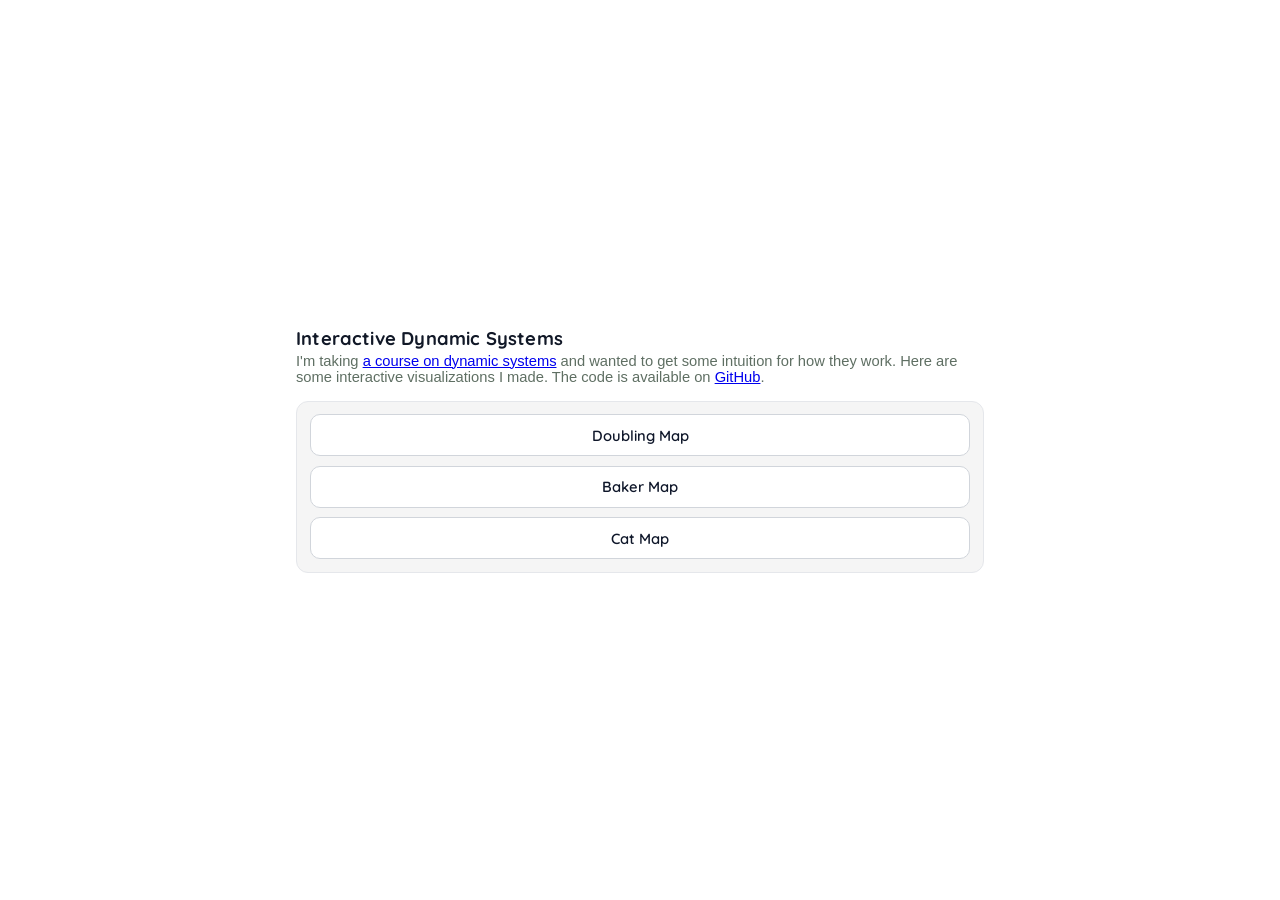
<file: index.html>
<!doctype html>
<html lang="en">
    <head>
        <meta charset="utf-8" />
        <meta name="viewport" content="width=device-width, initial-scale=1" />
        <title>Dynamic Systems</title>
        <link rel="stylesheet" href="./common.css" />
        <style>
            .card {
                width: min(720px, 96vw);
            }

            .links {
                display: grid;
                gap: 0.6rem;
                background: var(--green-panel-bg);
                border: 1px solid var(--green-panel-border);
                border-radius: 12px;
                padding: 0.8rem;
            }

            .linkButton {
                display: block;
                text-decoration: none;
                border: 1px solid var(--green-button-border);
                background: var(--card-bg);
                color: #0f172a;
                border-radius: 10px;
                padding: 0.65rem 0.8rem;
                font-size: 0.92rem;
                font-weight: 600;
                text-align: center;
            }

            .linkButton:hover {
                background: var(--green-button-hover);
            }

            @media (max-width: 740px) {
                .card {
                    width: 100%;
                }
            }
        </style>
    </head>
    <body>
        <main class="card">
            <header class="header">
                <h1 class="title">Interactive Dynamic Systems</h1>
                <p class="subtitle">
                    I'm taking
                    <a href="https://www.math.uzh.ch/en/course/MAT733"
                        >a course on dynamic systems</a
                    >
                    and wanted to get some intuition for how they work. Here are
                    some interactive visualizations I made. The code is available on
                    <a href="https://github.com/noel-friedrich/dynamic-systems">GitHub</a>.
                </p>
            </header>
            <section class="links">
                <a class="linkButton" href="./doubling-map/">Doubling Map</a>
                <a class="linkButton" href="./baker-map/">Baker Map</a>
                <a class="linkButton" href="./cat-map/">Cat Map</a>
            </section>
        </main>
    </body>
</html>
</file>
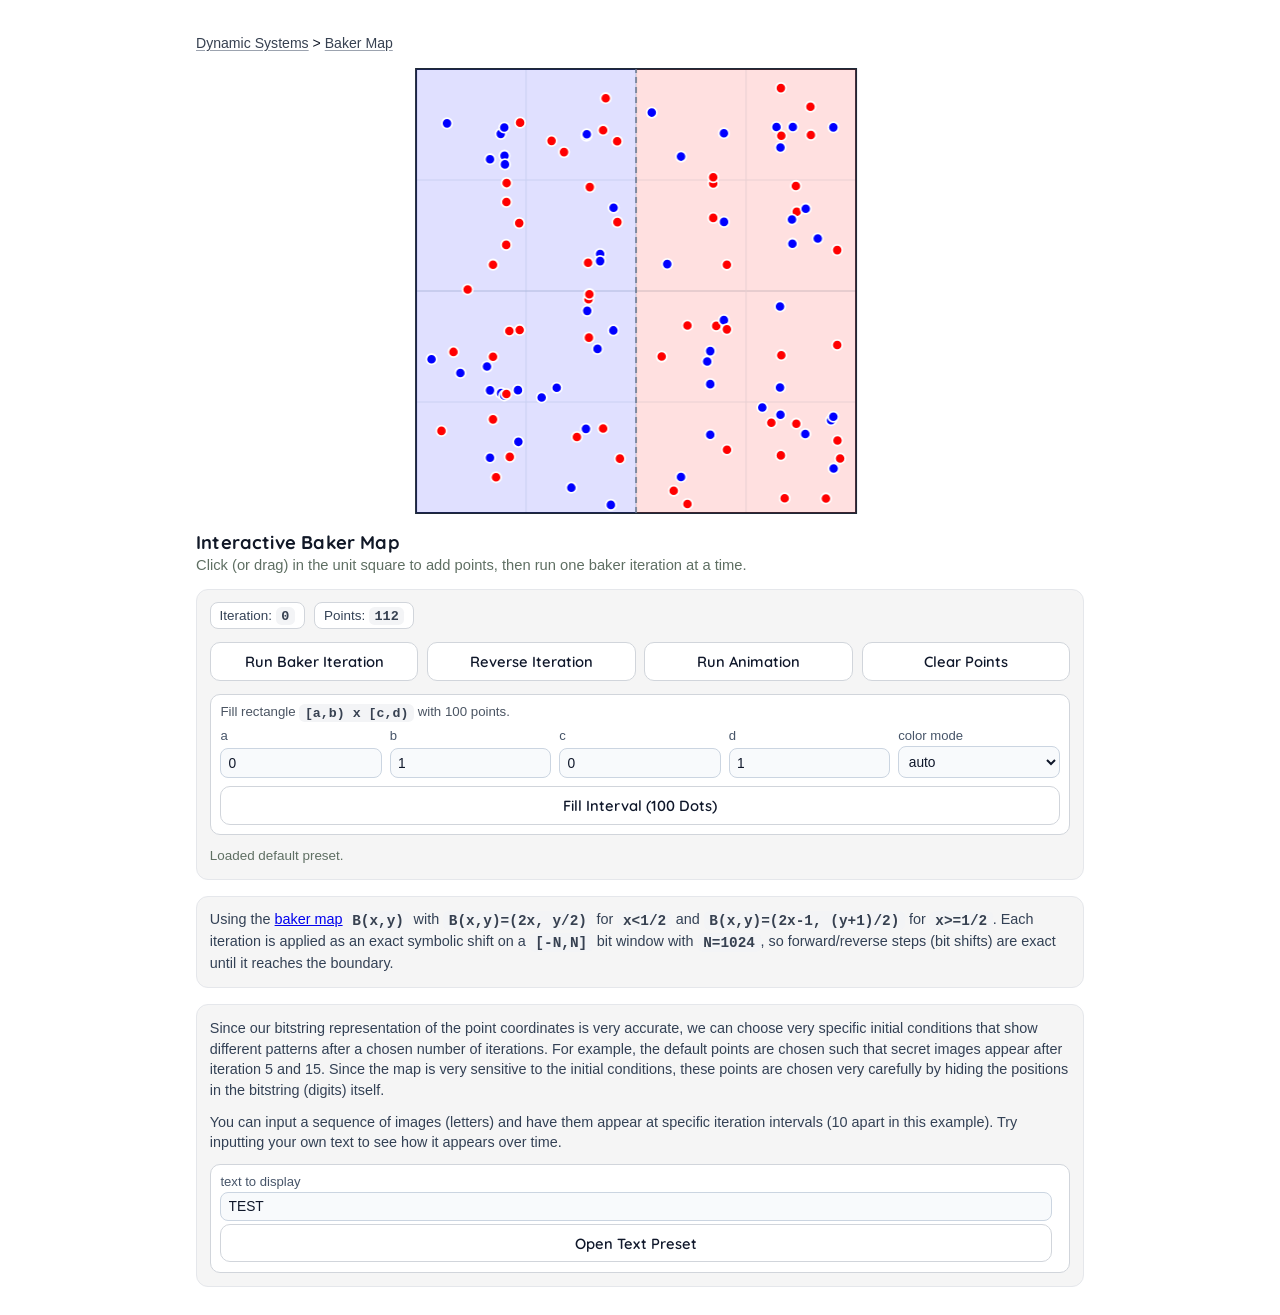
<file: baker-map/index.html>
<!doctype html>
<html lang="en">
    <head>
        <meta charset="utf-8" />
        <meta name="viewport" content="width=device-width, initial-scale=1" />
        <title>Interactive Baker Map</title>
        <link rel="stylesheet" href="../common.css" />
        <style>
            .card {
                width: min(920px, 96vw);
            }

            canvas {
                background: transparent;
                border: 0;
                border-radius: 0;
                touch-action: none;
                cursor: crosshair;
                max-width: 100%;
                justify-self: center;
            }

            .controls {
                display: grid;
                gap: 0.8rem;
                background: var(--green-panel-bg);
                border: 1px solid var(--green-panel-border);
                border-radius: 12px;
                padding: 0.8rem;
                color: var(--hint);
                font-size: 0.92rem;
            }

            .stats {
                display: flex;
                flex-wrap: wrap;
                gap: 0.6rem;
            }

            .stat {
                border: 1px solid var(--green-panel-border-strong);
                border-radius: 0.5rem;
                background: var(--card-bg);
                color: #334155;
                padding: 0.28rem 0.55rem;
                font-size: 0.84rem;
            }

            .buttonRow {
                display: grid;
                grid-template-columns: repeat(4, minmax(0, 1fr));
                gap: 0.55rem;
            }

            .controls button,
            .textPresetControls button {
                border: 1px solid var(--green-button-border);
                background: var(--card-bg);
                color: #0f172a;
                border-radius: 10px;
                padding: 0.55rem 0.8rem;
                font-size: 0.92rem;
                font-weight: 600;
                cursor: pointer;
                width: 100%;
            }

            .controls button:hover:enabled,
            .textPresetControls button:hover:enabled {
                background: var(--green-button-hover);
            }

            .controls button:disabled,
            .textPresetControls button:disabled {
                opacity: 0.65;
                cursor: not-allowed;
            }

            .intervalControls {
                display: grid;
                gap: 0.5rem;
                border: 1px solid var(--green-panel-border-strong);
                border-radius: 10px;
                background: var(--card-bg);
                padding: 0.6rem;
            }

            .intervalHint {
                margin: 0;
                font-size: 0.83rem;
                color: #4b5563;
            }

            .intervalGrid {
                display: grid;
                grid-template-columns: repeat(5, minmax(0, 1fr));
                gap: 0.5rem;
            }

            .intervalField {
                display: grid;
                gap: 0.2rem;
                font-size: 0.82rem;
                color: #475569;
            }

            .controls input[type="number"] {
                width: 100%;
                border: 1px solid #cbd5e1;
                border-radius: 8px;
                padding: 0.35rem 0.45rem;
                font-size: 0.86rem;
                color: #0f172a;
                background: #f8fafc;
            }

            .controls input[type="text"],
            .textPresetControls input[type="text"] {
                width: 100%;
                border: 1px solid #cbd5e1;
                border-radius: 8px;
                padding: 0.35rem 0.45rem;
                font-size: 0.86rem;
                color: #0f172a;
                background: #f8fafc;
            }

            .controls select {
                width: 100%;
                height: 2rem;
                border: 1px solid #cbd5e1;
                border-radius: 8px;
                padding: 0.2rem 0.35rem;
                background: #f8fafc;
                cursor: pointer;
                font-size: 0.86rem;
                color: #0f172a;
            }

            .textPresetControls {
                display: grid;
                gap: 0.45rem;
                border: 1px solid var(--green-panel-border-strong);
                border-radius: 10px;
                background: var(--card-bg);
                padding: 0.6rem;
            }

            .textPresetRow {
                display: grid;
                grid-template-columns: minmax(0, 1fr) auto;
                gap: 0.5rem;
                align-items: end;
            }

            .textPresetRow button {
                width: auto;
                white-space: nowrap;
            }

            .status {
                margin: 0;
                min-height: 1.1rem;
                font-size: 0.84rem;
                color: var(--hint);
            }

            .details {
                display: grid;
                gap: 0.65rem;
                background: var(--green-panel-bg);
                border: 1px solid var(--green-panel-border);
                border-radius: 12px;
                padding: 0.8rem;
            }

            .explanation {
                margin: 0;
                font-size: 0.9rem;
                color: #334155;
                line-height: 1.45;
            }

            .binaryCard {
                display: none;
                margin-bottom: 1rem;
            }

            .binaryTableWrap {
                overflow-x: auto;
            }

            .binaryTable {
                width: 100%;
                border-collapse: collapse;
                font-size: 0.86rem;
                color: #0f172a;
            }

            .binaryTable th,
            .binaryTable td {
                padding: 0.6rem 0.7rem;
                text-align: left;
                vertical-align: top;
                border-bottom: 1px solid rgba(148, 163, 184, 0.24);
            }

            .binaryTable th {
                font-size: 0.75rem;
                font-weight: 700;
                letter-spacing: 0.08em;
                text-transform: uppercase;
                color: #475569;
                background: rgba(148, 163, 184, 0.08);
            }

            .binaryTable tbody tr:last-child td {
                border-bottom: 0;
            }

            .binaryTable code {
                white-space: pre-wrap;
                word-break: break-word;
            }

            .binaryMatch {
                background: #0a64ad;
                color: #ffffff;
                padding: 0;
            }

            .binaryTableEmpty {
                color: #64748b;
            }

            .binaryMode .binaryCard {
                display: grid;
            }

            .binaryMode .header {
                display: none;
            }

            @media (max-width: 740px) {
                .card {
                    width: 100%;
                }

                .buttonRow {
                    grid-template-columns: 1fr;
                }

                .intervalGrid {
                    grid-template-columns: repeat(2, minmax(0, 1fr));
                }

                .textPresetRow {
                    grid-template-columns: 1fr;
                }
            }
        </style>
    </head>
    <body>
        <main class="card">
            <p class="pageNav">
                <a class="navLink" href="../index.html">Dynamic Systems</a>
                <span aria-hidden="true"> &gt; </span>
                <a class="navLink" href="./index.html">Baker Map</a>
            </p>
            <canvas id="mapCanvas" aria-label="Baker map canvas"></canvas>
            <div id="binaryCard" class="binaryCard" aria-live="polite">
                <div class="binaryTableWrap">
                    <table class="binaryTable">
                        <thead>
                            <tr>
                                <th scope="col">Iteration</th>
                                <th scope="col">x</th>
                                <th scope="col">y</th>
                            </tr>
                        </thead>
                        <tbody id="binaryTableBody">
                            <tr>
                                <td colspan="3" class="binaryTableEmpty"></td>
                            </tr>
                        </tbody>
                    </table>
                </div>
            </div>
            <header class="header">
                <h1 class="title">Interactive Baker Map</h1>
                <p class="subtitle">
                    Click (or drag) in the unit square to add points, then run
                    one baker iteration at a time.
                </p>
            </header>
            <div class="controls">
                <div class="stats">
                    <span class="stat"
                        >Iteration: <code id="iterValue">0</code></span
                    >
                    <span class="stat"
                        >Points: <code id="pointValue">0</code></span
                    >
                </div>
                <div class="buttonRow">
                    <button id="runButton" type="button">
                        Run Baker Iteration
                    </button>
                    <button id="reverseButton" type="button">
                        Reverse Iteration
                    </button>
                    <button id="continuousButton" type="button">
                        Run Animation
                    </button>
                    <button id="clearButton" type="button">Clear Points</button>
                </div>
                <div class="intervalControls">
                    <p class="intervalHint">
                        Fill rectangle <code>[a,b) x [c,d)</code> with 100
                        points.
                    </p>
                    <div class="intervalGrid">
                        <label class="intervalField" for="intervalA">
                            a
                            <input
                                id="intervalA"
                                type="number"
                                min="0"
                                max="1"
                                step="0.01"
                                value="0"
                            />
                        </label>
                        <label class="intervalField" for="intervalB">
                            b
                            <input
                                id="intervalB"
                                type="number"
                                min="0"
                                max="1"
                                step="0.01"
                                value="1"
                            />
                        </label>
                        <label class="intervalField" for="intervalC">
                            c
                            <input
                                id="intervalC"
                                type="number"
                                min="0"
                                max="1"
                                step="0.01"
                                value="0"
                            />
                        </label>
                        <label class="intervalField" for="intervalD">
                            d
                            <input
                                id="intervalD"
                                type="number"
                                min="0"
                                max="1"
                                step="0.01"
                                value="1"
                            />
                        </label>
                        <label class="intervalField" for="intervalColorMode">
                            color mode
                            <select id="intervalColorMode">
                                <option value="auto" selected>auto</option>
                                <option value="rainbow">rainbow</option>
                                <option value="red">red</option>
                                <option value="green">green</option>
                                <option value="blue">blue</option>
                                <option value="yellow">yellow</option>
                                <option value="purple">purple</option>
                                <option value="orange">orange</option>
                            </select>
                        </label>
                    </div>
                    <button id="fillIntervalButton" type="button">
                        Fill Interval (100 Dots)
                    </button>
                </div>
                <p id="statusText" class="status" aria-live="polite">
                    Click inside the square to place points.
                </p>
            </div>
            <section class="details">
                <p id="explanation" class="explanation"></p>
            </section>
            <section class="details">
                <p class="explanation">
                    Since our bitstring representation of the point coordinates is very accurate, we can choose very
                    specific initial conditions that show different patterns
                    after a chosen number of iterations. For example, the
                    default points are chosen such that secret images appear
                    after iteration 5 and 15. Since the map is very sensitive to the initial conditions, these
                    points are chosen very carefully by hiding the positions in
                    the bitstring (digits) itself.
                </p>
                <p class="explanation">
                    You can input a sequence of images (letters) and have them
                    appear at specific iteration intervals (10 apart in this
                    example). Try inputting your own text to see how it appears
                    over time.
                </p>
                <div class="textPresetControls">
                    <div class="textPresetRow">
                        <label class="intervalField" for="textPresetInput">
                            text to display
                            <input
                                id="textPresetInput"
                                type="text"
                                maxlength="128"
                                placeholder="place your text here"
                                value="TEST"
                            />
                        <button id="textPresetButton" type="button">
                            Open Text Preset
                        </button>
                    </div>
                </div>
            </section>
        </main>

        <script src="./letter-shapes.js"></script>
        <script>
            const card = document.querySelector(".card");
            const canvas = document.getElementById("mapCanvas");
            const ctx = canvas.getContext("2d");
            const runButton = document.getElementById("runButton");
            const reverseButton = document.getElementById("reverseButton");
            const continuousButton =
                document.getElementById("continuousButton");
            const clearButton = document.getElementById("clearButton");
            const iterValue = document.getElementById("iterValue");
            const pointValue = document.getElementById("pointValue");
            const statusText = document.getElementById("statusText");
            const explanation = document.getElementById("explanation");
            const binaryTableBody = document.getElementById("binaryTableBody");
            const intervalA = document.getElementById("intervalA");
            const intervalB = document.getElementById("intervalB");
            const intervalC = document.getElementById("intervalC");
            const intervalD = document.getElementById("intervalD");
            const intervalColorMode =
                document.getElementById("intervalColorMode");
            const fillIntervalButton =
                document.getElementById("fillIntervalButton");
            const textPresetInput = document.getElementById("textPresetInput");
            const textPresetButton =
                document.getElementById("textPresetButton");
            const LETTER_SHAPES = window.BAKER_LETTER_SHAPES || {
                width: 5,
                height: 7,
                glyphs: {},
            };

            const urlParams = new URLSearchParams(window.location.search);
            const binaryMode = urlParams.has("binary");

            const baseAnimationDurationMs =
                parseInt(urlParams.get("animlen")) || 900;
            const animationDurationMs = Math.round(
                baseAnimationDurationMs * 1.5,
            );
            const epsilon = 1e-10;
            const intervalFillCount = 100;
            const strokePointSpacingPx = 12;
            const BIT_RADIUS = 1024;
            const MIN_BIT_INDEX = -BIT_RADIUS;
            const MAX_BIT_INDEX = BIT_RADIUS;
            const BIT_COUNT = MAX_BIT_INDEX - MIN_BIT_INDEX + 1;
            const RENDER_BIT_COUNT = 53;
            const BINARY_DISPLAY_BITS = 32;
            const SMILEY_APPEAR_AFTER_FORWARD_STEPS = 10;
            const STARTUP_PRESET = "happy_to_sad_morph";
            const MORPH_K = 10;
            const MORPH_BITS = 5;
            const MORPH_START_DELAY = 5;
            const TEXT_POINT_COUNT = 100;
            const HALFLINE_NUDGE = 1e-6;
            const startupTextQuery = parseTextQueryParameter();

            let points = [];
            let iteration = 0;
            let animationFrame = null;
            let animationStartMs = 0;
            let animationStartPoints = [];
            let animationDirection = 1;
            let isAnimating = false;
            let continuousMode = false;
            let continuousTimer = null;
            let isDrawingStroke = false;
            let activePointerId = null;
            let lastPointerWorld = null;
            let strokeCarryWorld = 0;
            let activeStartupMode = "manual";
            let activeStartupText = "";
            let binaryHistory = [];
            let binaryHighlightQuery = "";
            const PLOT_INSET_PX = 2;

            if (binaryMode) {
                document.body.classList.add("binaryMode");
            }

            function mod(n, m) {
                return ((n % m) + m) % m;
            }

            function clampToUnit(v) {
                if (v <= 0) return 0;
                if (v >= 1) return 1 - epsilon;
                return v;
            }

            function normalizeInputCoordinate(v) {
                const clamped = clampToUnit(v);
                if (Math.abs(clamped - 0.5) < HALFLINE_NUDGE) {
                    return clampToUnit(0.5 + HALFLINE_NUDGE);
                }
                return clamped;
            }

            function colorForSpawnX(x) {
                return x < 0.5 ? "#0000FF" : "#FF0000";
            }

            function bitIndexToBufferIndex(point, bitIndex) {
                return mod(bitIndex - MIN_BIT_INDEX + point.offset, BIT_COUNT);
            }

            function getBit(point, bitIndex) {
                return point.bits[bitIndexToBufferIndex(point, bitIndex)];
            }

            function setBit(point, bitIndex, value) {
                point.bits[bitIndexToBufferIndex(point, bitIndex)] = value
                    ? 1
                    : 0;
            }

            function updateWorldFromBits(point) {
                const xTerms = Math.min(RENDER_BIT_COUNT, BIT_RADIUS);
                const yTerms = Math.min(RENDER_BIT_COUNT, BIT_RADIUS + 1);

                let x = 0;
                let fx = 0.5;
                for (let k = 1; k <= xTerms; k += 1) {
                    if (getBit(point, -k) === 1) x += fx;
                    fx *= 0.5;
                }

                let y = 0;
                let fy = 0.5;
                for (let j = 0; j < yTerms; j += 1) {
                    if (getBit(point, j) === 1) y += fy;
                    fy *= 0.5;
                }

                point.x = normalizeInputCoordinate(x);
                point.y = normalizeInputCoordinate(y);
            }

            function createSymbolicPoint(x, y, color) {
                const point = {
                    bits: new Uint8Array(BIT_COUNT),
                    offset: 0,
                    color,
                    x: 0,
                    y: 0,
                };

                let vx = normalizeInputCoordinate(x);
                for (let k = 1; k <= BIT_RADIUS; k += 1) {
                    vx *= 2;
                    if (vx >= 1) {
                        setBit(point, -k, 1);
                        vx -= 1;
                    } else {
                        setBit(point, -k, 0);
                    }
                }

                let vy = normalizeInputCoordinate(y);
                for (let j = 0; j <= BIT_RADIUS; j += 1) {
                    vy *= 2;
                    if (vy >= 1) {
                        setBit(point, j, 1);
                        vy -= 1;
                    } else {
                        setBit(point, j, 0);
                    }
                }

                updateWorldFromBits(point);
                return point;
            }

            function formatBinaryDigits(digits) {
                return "0." + digits.join("");
            }

            function getPointBinaryCoordinate(point, axis) {
                const digits = [];
                if (axis === "x") {
                    for (let k = 1; k <= BINARY_DISPLAY_BITS; k += 1) {
                        digits.push(String(getBit(point, -k)));
                    }
                } else {
                    for (let j = 0; j < BINARY_DISPLAY_BITS; j += 1) {
                        digits.push(String(getBit(point, j)));
                    }
                }
                return formatBinaryDigits(digits);
            }

            function createBinarySnapshot(point) {
                return {
                    iteration,
                    x: getPointBinaryCoordinate(point, "x"),
                    y: getPointBinaryCoordinate(point, "y"),
                };
            }

            function escapeHtml(text) {
                return String(text)
                    .replaceAll("&", "&amp;")
                    .replaceAll("<", "&lt;")
                    .replaceAll(">", "&gt;")
                    .replaceAll('"', "&quot;")
                    .replaceAll("'", "&#39;");
            }

            function renderHighlightedBinaryText(text, query) {
                if (!query || query.length === 0) {
                    return escapeHtml(text);
                }

                let out = "";
                let searchIndex = 0;
                let matchIndex = text.indexOf(query, searchIndex);

                while (matchIndex !== -1) {
                    out += escapeHtml(text.slice(searchIndex, matchIndex));
                    out +=
                        "<mark class='binaryMatch'>" +
                        escapeHtml(query) +
                        "</mark>";
                    searchIndex = matchIndex + query.length;
                    matchIndex = text.indexOf(query, searchIndex);
                }

                out += escapeHtml(text.slice(searchIndex));
                return out;
            }

            function renderBinaryHistoryTable() {
                if (binaryHistory.length === 0) {
                    binaryTableBody.innerHTML =
                        "<tr><td colspan='3' class='binaryTableEmpty'></td></tr>";
                    return;
                }

                binaryTableBody.innerHTML = binaryHistory
                    .map((entry) => {
                        return (
                            "<tr>" +
                            "<td><code>" +
                            escapeHtml(entry.iteration) +
                            "</code></td>" +
                            "<td><code data-binary-axis='x' data-binary-text='" +
                            escapeHtml(entry.x) +
                            "'>" +
                            escapeHtml(entry.x) +
                            "</code></td>" +
                            "<td><code data-binary-axis='y' data-binary-text='" +
                            escapeHtml(entry.y) +
                            "'>" +
                            escapeHtml(entry.y) +
                            "</code></td>" +
                            "</tr>"
                        );
                    })
                    .join("");
                if (binaryHighlightQuery.length > 0) {
                    applyBinaryHighlights(binaryHighlightQuery);
                }
            }

            function setBinaryHighlightQuery(query) {
                const nextQuery = query || "";
                if (binaryHighlightQuery === nextQuery) return;
                binaryHighlightQuery = nextQuery;
            }

            function clearBinaryHighlights(excludedCodeElement = null) {
                const binaryCodes = binaryTableBody.querySelectorAll(
                    "code[data-binary-axis]",
                );
                for (const codeElement of binaryCodes) {
                    if (codeElement === excludedCodeElement) continue;
                    codeElement.textContent =
                        codeElement.dataset.binaryText || "";
                }
            }

            function applyBinaryHighlights(query, excludedCodeElement = null) {
                clearBinaryHighlights(excludedCodeElement);
                if (!query || query.length === 0) return;

                const binaryCodes = binaryTableBody.querySelectorAll(
                    "code[data-binary-axis]",
                );
                for (const codeElement of binaryCodes) {
                    if (codeElement === excludedCodeElement) continue;
                    const text = codeElement.dataset.binaryText || "";
                    codeElement.innerHTML = renderHighlightedBinaryText(
                        text,
                        query,
                    );
                }
            }

            function getBinaryCodeElement(node) {
                if (!node) return null;
                const element =
                    node.nodeType === Node.ELEMENT_NODE
                        ? node
                        : node.parentElement;
                return element instanceof HTMLElement
                    ? element.closest("code[data-binary-axis]")
                    : null;
            }

            function syncBinarySelectionHighlight() {
                if (!binaryMode) return;

                const selection = window.getSelection();
                if (!selection || selection.rangeCount === 0 || selection.isCollapsed) {
                    const caretCode = selection
                        ? getBinaryCodeElement(selection.anchorNode)
                        : null;
                    setBinaryHighlightQuery("");
                    if (caretCode && binaryTableBody.contains(caretCode)) {
                        clearBinaryHighlights(caretCode);
                    } else {
                        clearBinaryHighlights();
                    }
                    return;
                }

                const startCode = getBinaryCodeElement(selection.anchorNode);
                const endCode = getBinaryCodeElement(selection.focusNode);

                if (!startCode || startCode !== endCode) {
                    setBinaryHighlightQuery("");
                    clearBinaryHighlights();
                    return;
                }

                if (!binaryTableBody.contains(startCode)) {
                    setBinaryHighlightQuery("");
                    clearBinaryHighlights();
                    return;
                }

                const selectedText = selection.toString().replace(/\s+/g, "");
                if (
                    selectedText.length === 0 ||
                    !/^[01.]+$/.test(selectedText) ||
                    !String(startCode.dataset.binaryText || "").includes(
                        selectedText,
                    )
                ) {
                    setBinaryHighlightQuery("");
                    clearBinaryHighlights();
                    return;
                }

                setBinaryHighlightQuery(selectedText);
                applyBinaryHighlights(selectedText, startCode);
            }

            function resetBinaryHistory() {
                if (!binaryMode) return;
                binaryHistory = [];
                binaryHighlightQuery = "";
                if (points.length > 0) {
                    binaryHistory.push(createBinarySnapshot(points[0]));
                }
            }

            function appendBinaryHistory() {
                if (!binaryMode || points.length === 0) return;
                binaryHistory.push(createBinarySnapshot(points[0]));
            }

            function bakerBranchBit(point) {
                return getBit(point, -1);
            }

            function iteratePointForwardExact(point) {
                point.offset = mod(point.offset - 1, BIT_COUNT);
                setBit(point, MIN_BIT_INDEX, 0);
                updateWorldFromBits(point);
            }

            function iteratePointReverseExact(point) {
                point.offset = mod(point.offset + 1, BIT_COUNT);
                setBit(point, MAX_BIT_INDEX, 0);
                updateWorldFromBits(point);
            }

            function rainbowColorForPoint(x, y, interval) {
                const width = Math.max(epsilon, interval.b - interval.a);
                const height = Math.max(epsilon, interval.d - interval.c);
                const u = (x - interval.a) / width;
                const v = (y - interval.c) / height;
                const hue = ((u * 0.75 + v * 0.25) % 1) * 360;
                return "hsl(" + hue.toFixed(2) + ", 100%, 50%)";
            }

            function colorForIntervalMode(mode, x, y, interval) {
                if (mode === "auto") return colorForSpawnX(x);
                if (mode === "rainbow")
                    return rainbowColorForPoint(x, y, interval);
                if (mode === "red") return "#FF0000";
                if (mode === "green") return "#00FF00";
                if (mode === "blue") return "#0000FF";
                if (mode === "yellow") return "#FFFF00";
                if (mode === "purple") return "#8000FF";
                if (mode === "orange") return "#FF7F00";
                return colorForSpawnX(x);
            }

            function getMaxTextFrames() {
                return Math.max(
                    1,
                    Math.floor((BIT_RADIUS - MORPH_BITS) / MORPH_K) + 1,
                );
            }

            function sanitizePresetText(raw) {
                if (typeof raw !== "string") return "";

                const glyphs = LETTER_SHAPES.glyphs || {};
                const fallbackChar = Object.prototype.hasOwnProperty.call(
                    glyphs,
                    "?",
                )
                    ? "?"
                    : "";
                const upper = raw.toUpperCase();
                let cleaned = "";

                for (const ch of upper) {
                    if (ch === " " || ch === "\t" || ch === "\n") continue;
                    if (Object.prototype.hasOwnProperty.call(glyphs, ch)) {
                        cleaned += ch;
                    } else if (fallbackChar) {
                        cleaned += fallbackChar;
                    }
                }

                return cleaned.slice(0, getMaxTextFrames());
            }

            function parseTextQueryParameter() {
                const raw = new URLSearchParams(window.location.search).get(
                    "text",
                );
                if (raw === null) return "";
                return sanitizePresetText(raw);
            }

            function seededUnit(seed) {
                const value = Math.sin(seed * 12.9898 + 78.233) * 43758.5453;
                return value - Math.floor(value);
            }

            function buildLetterTargetPoints(letter, count) {
                const glyphs = LETTER_SHAPES.glyphs || {};
                const rows = glyphs[letter] ||
                    glyphs["?"] || [
                        ".....",
                        ".....",
                        ".....",
                        ".....",
                        ".....",
                        ".....",
                        ".....",
                    ];

                const height = rows.length;
                const width = rows[0].length;
                const filledCells = [];

                for (let r = 0; r < height; r += 1) {
                    const row = rows[r];
                    for (let c = 0; c < width; c += 1) {
                        const cell = row.charAt(c);
                        if (cell !== "." && cell !== "0" && cell !== " ") {
                            filledCells.push({ r, c });
                        }
                    }
                }

                if (filledCells.length === 0) {
                    const fallback = [];
                    for (let i = 0; i < count; i += 1) {
                        const t = (i + 0.5) / count;
                        fallback.push({
                            x: normalizeInputCoordinate(0.1 + 0.8 * t),
                            y: normalizeInputCoordinate(
                                0.12 +
                                    0.01 * Math.sin(2 * Math.PI * (t + 0.137)),
                            ),
                        });
                    }
                    return fallback;
                }

                const xMin = 0.2;
                const xMax = 0.8;
                const yMin = 0.16;
                const yMax = 0.84;
                const cellW = (xMax - xMin) / width;
                const cellH = (yMax - yMin) / height;
                const out = new Array(count);
                const charSeed = letter.charCodeAt(0) || 0;

                for (let i = 0; i < count; i += 1) {
                    const cell = filledCells[i % filledCells.length];
                    const jitterX =
                        (seededUnit(charSeed * 101 + i * 17 + 1) - 0.5) *
                        0.78 *
                        cellW;
                    const jitterY =
                        (seededUnit(charSeed * 101 + i * 17 + 2) - 0.5) *
                        0.78 *
                        cellH;

                    out[i] = {
                        x: normalizeInputCoordinate(
                            xMin + (cell.c + 0.5) * cellW + jitterX,
                        ),
                        y: normalizeInputCoordinate(
                            yMax - (cell.r + 0.5) * cellH + jitterY,
                        ),
                    };
                }

                return out;
            }

            function addCirclePoints(store, cx, cy, radius, count) {
                for (let i = 0; i < count; i += 1) {
                    const angle = (2 * Math.PI * i) / count;
                    store.push({
                        x: normalizeInputCoordinate(
                            cx + radius * Math.cos(angle),
                        ),
                        y: normalizeInputCoordinate(
                            cy + radius * Math.sin(angle),
                        ),
                    });
                }
            }

            function addArcPoints(store, cx, cy, radius, a0, a1, count) {
                if (count <= 1) {
                    store.push({
                        x: normalizeInputCoordinate(cx + radius * Math.cos(a0)),
                        y: normalizeInputCoordinate(cy + radius * Math.sin(a0)),
                    });
                    return;
                }

                for (let i = 0; i < count; i += 1) {
                    const t = i / (count - 1);
                    const angle = a0 + (a1 - a0) * t;
                    store.push({
                        x: normalizeInputCoordinate(
                            cx + radius * Math.cos(angle),
                        ),
                        y: normalizeInputCoordinate(
                            cy + radius * Math.sin(angle),
                        ),
                    });
                }
            }

            function addLinePoints(store, x0, y0, x1, y1, count) {
                if (count <= 1) {
                    store.push({
                        x: normalizeInputCoordinate(x0),
                        y: normalizeInputCoordinate(y0),
                    });
                    return;
                }

                for (let i = 0; i < count; i += 1) {
                    const t = i / (count - 1);
                    store.push({
                        x: normalizeInputCoordinate(x0 + (x1 - x0) * t),
                        y: normalizeInputCoordinate(y0 + (y1 - y0) * t),
                    });
                }
            }

            function buildFaceTargetPoints(mouthConfig) {
                const out = [];

                addCirclePoints(out, 0.5, 0.54, 0.35, 64);

                addLinePoints(out, 0.385, 0.625, 0.385, 0.705, 8);
                addLinePoints(out, 0.615, 0.625, 0.615, 0.705, 8);

                addArcPoints(
                    out,
                    0.5,
                    mouthConfig.cy,
                    mouthConfig.radius,
                    mouthConfig.a0,
                    mouthConfig.a1,
                    mouthConfig.count,
                );

                return out;
            }

            function buildHappyTargetPoints() {
                return buildFaceTargetPoints({
                    cy: 0.505,
                    radius: 0.14,
                    a0: 1.02 * Math.PI,
                    a1: 1.98 * Math.PI,
                    count: 32,
                });
            }

            function buildSadTargetPoints() {
                return buildFaceTargetPoints({
                    cy: 0.355,
                    radius: 0.14,
                    a0: 0.02 * Math.PI,
                    a1: 0.98 * Math.PI,
                    count: 32,
                });
            }

            function setBitIfInRange(point, bitIndex, value) {
                if (bitIndex < MIN_BIT_INDEX || bitIndex > MAX_BIT_INDEX) {
                    return;
                }
                setBit(point, bitIndex, value);
            }

            function encodeCoordinateBits(point, x, y, shift, bitCount) {
                let vx = normalizeInputCoordinate(x);
                for (let k = 1; k <= bitCount; k += 1) {
                    vx *= 2;
                    const bit = vx >= 1 ? 1 : 0;
                    if (bit === 1) vx -= 1;
                    setBitIfInRange(point, -k + shift, bit);
                }

                let vy = normalizeInputCoordinate(y);
                for (let j = 0; j < bitCount; j += 1) {
                    vy *= 2;
                    const bit = vy >= 1 ? 1 : 0;
                    if (bit === 1) vy -= 1;
                    setBitIfInRange(point, j + shift, bit);
                }
            }

            function createMorphSymbolicPoint(happyPoint, sadPoint) {
                const point = {
                    bits: new Uint8Array(BIT_COUNT),
                    offset: 0,
                    color: colorForSpawnX(happyPoint.x),
                    x: 0,
                    y: 0,
                };

                for (let i = 0; i < BIT_COUNT; i += 1) {
                    point.bits[i] = Math.random() < 0.5 ? 0 : 1;
                }

                encodeCoordinateBits(
                    point,
                    happyPoint.x,
                    happyPoint.y,
                    -MORPH_START_DELAY,
                    MORPH_BITS,
                );
                encodeCoordinateBits(
                    point,
                    sadPoint.x,
                    sadPoint.y,
                    -(MORPH_START_DELAY + MORPH_K),
                    MORPH_BITS,
                );

                updateWorldFromBits(point);
                return point;
            }

            function createTextMorphSymbolicPoint(frameTargets) {
                const firstTarget = frameTargets[0];
                const point = {
                    bits: new Uint8Array(BIT_COUNT),
                    offset: 0,
                    color: colorForSpawnX(firstTarget.x),
                    x: 0,
                    y: 0,
                };

                for (let i = 0; i < BIT_COUNT; i += 1) {
                    point.bits[i] = Math.random() < 0.5 ? 0 : 1;
                }

                for (
                    let frameIndex = 0;
                    frameIndex < frameTargets.length;
                    frameIndex += 1
                ) {
                    const target = frameTargets[frameIndex];
                    encodeCoordinateBits(
                        point,
                        target.x,
                        target.y,
                        -frameIndex * MORPH_K,
                        MORPH_BITS,
                    );
                }

                updateWorldFromBits(point);
                return point;
            }

            function initializeDefaultSmileyPoints() {
                const targetPoints = buildHappyTargetPoints();
                points = targetPoints.map((p) =>
                    createSymbolicPoint(p.x, p.y, colorForSpawnX(p.x)),
                );

                for (
                    let step = 0;
                    step < SMILEY_APPEAR_AFTER_FORWARD_STEPS;
                    step += 1
                ) {
                    for (const point of points) {
                        iteratePointReverseExact(point);
                    }
                }

                iteration = 0;
                activeStartupMode = "smiley_preimage";
                activeStartupText = "";
                statusText.textContent = "Loaded default preset.";
            }

            function initializeHappyToSadMorphPoints() {
                const happy = buildHappyTargetPoints();
                const sad = buildSadTargetPoints();
                const count = Math.min(happy.length, sad.length);

                points = [];
                for (let i = 0; i < count; i += 1) {
                    points.push(createMorphSymbolicPoint(happy[i], sad[i]));
                }

                iteration = 0;
                activeStartupMode = "happy_to_sad_morph";
                activeStartupText = "";
                statusText.textContent = "Loaded default preset.";
            }

            function initializeTextMorphPoints(text) {
                const chars = text.split("");
                const frameTargets = chars.map((ch) =>
                    buildLetterTargetPoints(ch, TEXT_POINT_COUNT),
                );

                points = [];
                for (let i = 0; i < TEXT_POINT_COUNT; i += 1) {
                    const targets = frameTargets.map((frame) => frame[i]);
                    points.push(createTextMorphSymbolicPoint(targets));
                }

                iteration = 0;
                activeStartupMode = "text";
                activeStartupText = text;
                statusText.textContent = "Loaded text preset.";
            }

            function initializeStartupPoints() {
                if (binaryMode) {
                    points = [];
                    iteration = 0;
                    binaryHistory = [];
                    binaryHighlightQuery = "";
                    activeStartupMode = "manual";
                    activeStartupText = "";
                    statusText.textContent =
                        "Click inside the square to place one point.";
                    return;
                }

                if (startupTextQuery.length > 0) {
                    initializeTextMorphPoints(startupTextQuery);
                    return;
                }

                if (STARTUP_PRESET === "smiley_preimage") {
                    initializeDefaultSmileyPoints();
                    return;
                }

                if (STARTUP_PRESET === "happy_to_sad_morph") {
                    initializeHappyToSadMorphPoints();
                    return;
                }

                points = [];
                iteration = 0;
                activeStartupMode = "manual";
                activeStartupText = "";
                statusText.textContent =
                    "Click inside the square to place points.";
            }

            function getPlotRect() {
                const width = canvas.clientWidth;
                const height = canvas.clientHeight;
                // Use full canvas height for the unit square on the 2:1 canvas.
                const inset = PLOT_INSET_PX;
                const size = Math.max(40, height - inset * 2);
                const left = (width - size) / 2;
                const top = inset;

                return {
                    left,
                    top,
                    size,
                    right: left + size,
                    bottom: top + size,
                };
            }

            function worldToCanvas(x, y, plot) {
                return {
                    x: plot.left + x * plot.size,
                    y: plot.bottom - y * plot.size,
                };
            }

            function canvasToWorld(px, py, plot) {
                const x = (px - plot.left) / plot.size;
                const y = (plot.bottom - py) / plot.size;
                return { x, y };
            }

            function isWorldInsideUnitSquare(world) {
                return (
                    world.x >= 0 && world.x < 1 && world.y >= 0 && world.y < 1
                );
            }

            function pointerEventToWorld(evt) {
                const rect = canvas.getBoundingClientRect();
                const plot = getPlotRect();
                const localX = evt.clientX - rect.left;
                const localY = evt.clientY - rect.top;
                return {
                    world: canvasToWorld(localX, localY, plot),
                    plotSize: plot.size,
                };
            }

            function addPointAt(x, y) {
                const spawnX = clampToUnit(x);
                const point = createSymbolicPoint(
                    spawnX,
                    clampToUnit(y),
                    colorForSpawnX(spawnX),
                );
                if (binaryMode) {
                    iteration = 0;
                    points = [point];
                    resetBinaryHistory();
                    return 1;
                }
                points.push(point);
                return 1;
            }

            function addPointsAlongSegment(start, end, plotSize) {
                const dx = end.x - start.x;
                const dy = end.y - start.y;
                const distance = Math.hypot(dx, dy);
                if (distance < 1e-9) return 0;

                const worldSpacing =
                    strokePointSpacingPx / Math.max(1, plotSize);
                let added = 0;
                let remaining = distance;
                let sx = start.x;
                let sy = start.y;
                const ux = dx / distance;
                const uy = dy / distance;

                while (strokeCarryWorld + remaining >= worldSpacing) {
                    const needed = worldSpacing - strokeCarryWorld;
                    sx += ux * needed;
                    sy += uy * needed;
                    addPointAt(sx, sy);
                    added += 1;
                    remaining -= needed;
                    strokeCarryWorld = 0;
                }

                strokeCarryWorld += remaining;
                return added;
            }

            function easeInOut(t) {
                if (t < 0.5) return 2 * t * t;
                return 1 - Math.pow(-2 * t + 2, 2) / 2;
            }

            function lerp(a, b, t) {
                return a + (b - a) * t;
            }

            function getBakerPhaseProgress(rawT) {
                const clamped = Math.max(0, Math.min(1, rawT));
                return {
                    phaseOne: easeInOut(Math.min(1, clamped * 2)),
                    phaseTwo: easeInOut(Math.max(0, (clamped - 0.5) * 2)),
                };
            }

            function transformForwardWorld(x, y, phaseOne, phaseTwo, branch) {
                const stretchedX = lerp(x, 2 * x, phaseOne);
                const stretchedY = lerp(y, y * 0.5, phaseOne);
                return {
                    x: lerp(stretchedX, stretchedX - branch, phaseTwo),
                    y: lerp(stretchedY, stretchedY + 0.5 * branch, phaseTwo),
                };
            }

            function transformReverseWorld(x, y, phaseOne, phaseTwo, branch) {
                const unstackedX = lerp(x, x + branch, phaseOne);
                const unstackedY = lerp(y, y - 0.5 * branch, phaseOne);
                return {
                    x: lerp(unstackedX, 0.5 * unstackedX, phaseTwo),
                    y: lerp(unstackedY, 2 * unstackedY, phaseTwo),
                };
            }

            function getAnimatedPlotRect(rawT) {
                const centered = getPlotRect();
                const { phaseOne, phaseTwo } = getBakerPhaseProgress(rawT);
                const sideBySideLeft =
                    (canvas.clientWidth - 2 * centered.size) * 0.5;
                const shiftedLeft = lerp(centered.left, sideBySideLeft, phaseOne);
                const left = lerp(shiftedLeft, centered.left, phaseTwo);

                return {
                    left,
                    top: centered.top,
                    size: centered.size,
                    right: left + centered.size,
                    bottom: centered.bottom,
                };
            }

            function interpolatePoint(point, rawT, direction) {
                const { phaseOne, phaseTwo } = getBakerPhaseProgress(rawT);
                const transformed =
                    direction >= 0
                        ? transformForwardWorld(
                              point.x,
                              point.y,
                              phaseOne,
                              phaseTwo,
                              point.forwardBranch,
                          )
                        : transformReverseWorld(
                              point.x,
                              point.y,
                              phaseOne,
                              phaseTwo,
                              point.reverseBranch,
                          );
                return {
                    x: transformed.x,
                    y: transformed.y,
                    color: point.color,
                };
            }

            function setCanvasSize() {
                const isMobile = window.innerWidth <= 740;
                let canvasWidth;

                if (isMobile) {
                    const cardStyle = window.getComputedStyle(card);
                    const innerCardWidth =
                        card.clientWidth -
                        parseFloat(cardStyle.paddingLeft) -
                        parseFloat(cardStyle.paddingRight);
                    canvasWidth = Math.round(
                        Math.min(window.innerWidth * 0.95, innerCardWidth),
                    );
                } else {
                    const widthFromViewport =
                        Math.min(window.innerWidth, window.innerHeight);
                    const widthFromCard = card.clientWidth - 24;
                    const minCanvasWidth = 440;
                    const maxCanvasWidth = 1040;
                    canvasWidth = Math.max(
                        minCanvasWidth,
                        Math.min(
                            maxCanvasWidth,
                            Math.round(Math.min(widthFromViewport, widthFromCard)),
                        ),
                    );
                }

                const canvasHeight = Math.round(canvasWidth / 2);

                const dpr = window.devicePixelRatio || 1;
                canvas.width = Math.floor(canvasWidth * dpr);
                canvas.height = Math.floor(canvasHeight * dpr);
                canvas.style.width = canvasWidth + "px";
                canvas.style.height = canvasHeight + "px";
                ctx.setTransform(dpr, 0, 0, dpr, 0, 0);
            }

            function drawQuad(vertices, fillStyle, strokeStyle) {
                ctx.beginPath();
                ctx.moveTo(vertices[0].x, vertices[0].y);
                for (let i = 1; i < vertices.length; i += 1) {
                    ctx.lineTo(vertices[i].x, vertices[i].y);
                }
                ctx.closePath();
                ctx.fillStyle = fillStyle;
                ctx.fill();
                ctx.strokeStyle = strokeStyle;
                ctx.lineWidth = 1.4;
                ctx.stroke();
            }

            function drawAxes(plot) {
                ctx.fillStyle = "#ffffff";
                ctx.fillRect(plot.left, plot.top, plot.size, plot.size);

                const gridTicks = [0, 0.25, 0.5, 0.75, 1];
                ctx.lineWidth = 1;

                for (const t of gridTicks) {
                    const p0 = worldToCanvas(t, 0, plot);
                    const p1 = worldToCanvas(t, 1, plot);
                    const q0 = worldToCanvas(0, t, plot);
                    const q1 = worldToCanvas(1, t, plot);

                    const strong =
                        Math.abs(t - 0.5) < 1e-9 || t === 0 || t === 1;
                    ctx.strokeStyle = strong ? "#c7d2d8" : "#e5edf0";

                    ctx.beginPath();
                    ctx.moveTo(p0.x, p0.y);
                    ctx.lineTo(p1.x, p1.y);
                    ctx.stroke();

                    ctx.beginPath();
                    ctx.moveTo(q0.x, q0.y);
                    ctx.lineTo(q1.x, q1.y);
                    ctx.stroke();
                }

                ctx.strokeStyle = "#1f2937";
                ctx.lineWidth = 2;
                ctx.strokeRect(plot.left, plot.top, plot.size, plot.size);
            }

            function buildAnimatedRectangles(rawT, plot, direction) {
                const { phaseOne, phaseTwo } = getBakerPhaseProgress(rawT);
                const forwardRegions = {
                    first: {
                        branch: 0,
                        vertices: [
                            { x: 0, y: 0 },
                            { x: 0.5, y: 0 },
                            { x: 0.5, y: 1 },
                            { x: 0, y: 1 },
                        ],
                    },
                    second: {
                        branch: 1,
                        vertices: [
                            { x: 0.5, y: 0 },
                            { x: 1, y: 0 },
                            { x: 1, y: 1 },
                            { x: 0.5, y: 1 },
                        ],
                    },
                };
                const reverseRegions = {
                    first: {
                        branch: 0,
                        vertices: [
                            { x: 0, y: 0 },
                            { x: 1, y: 0 },
                            { x: 1, y: 0.5 },
                            { x: 0, y: 0.5 },
                        ],
                    },
                    second: {
                        branch: 1,
                        vertices: [
                            { x: 0, y: 0.5 },
                            { x: 1, y: 0.5 },
                            { x: 1, y: 1 },
                            { x: 0, y: 1 },
                        ],
                    },
                };
                const regions = direction >= 0 ? forwardRegions : reverseRegions;

                function transformVertex(vertex, branch) {
                    return direction >= 0
                        ? transformForwardWorld(
                              vertex.x,
                              vertex.y,
                              phaseOne,
                              phaseTwo,
                              branch,
                          )
                        : transformReverseWorld(
                              vertex.x,
                              vertex.y,
                              phaseOne,
                              phaseTwo,
                              branch,
                          );
                }

                function mapRegion(region) {
                    return region.vertices.map((vertex) => {
                        const transformed = transformVertex(vertex, region.branch);
                        return worldToCanvas(transformed.x, transformed.y, plot);
                    });
                }

                return {
                    left: mapRegion(regions.first),
                    right: mapRegion(regions.second),
                };
            }

            function drawStaticPartition(plot) {
                const midBottom = worldToCanvas(0.5, 0, plot);
                const midTop = worldToCanvas(0.5, 1, plot);

                ctx.fillStyle = "rgba(0, 0, 255, 0.12)";
                ctx.fillRect(plot.left, plot.top, plot.size * 0.5, plot.size);

                ctx.fillStyle = "rgba(255, 0, 0, 0.12)";
                ctx.fillRect(
                    plot.left + plot.size * 0.5,
                    plot.top,
                    plot.size * 0.5,
                    plot.size,
                );

                ctx.beginPath();
                ctx.moveTo(midBottom.x, midBottom.y);
                ctx.lineTo(midTop.x, midTop.y);
                ctx.strokeStyle = "#64748b";
                ctx.lineWidth = 1.5;
                ctx.setLineDash([6, 4]);
                ctx.stroke();
                ctx.setLineDash([]);
            }

            function drawPoints(displayPoints, plot) {
                for (const point of displayPoints) {
                    const canvasPoint = worldToCanvas(point.x, point.y, plot);
                    const fill = point.color || colorForSpawnX(point.x);

                    ctx.beginPath();
                    ctx.arc(canvasPoint.x, canvasPoint.y, 5.2, 0, Math.PI * 2);
                    ctx.fillStyle = fill;
                    ctx.fill();
                    ctx.strokeStyle = "#ffffff";
                    ctx.lineWidth = 1.8;
                    ctx.stroke();
                }
            }

            function draw() {
                const width = canvas.clientWidth;
                const height = canvas.clientHeight;
                ctx.clearRect(0, 0, width, height);

                if (isAnimating) {
                    const elapsed = performance.now() - animationStartMs;
                    const raw = Math.min(1, elapsed / animationDurationMs);
                    const animatedPlot = getAnimatedPlotRect(raw);
                    drawAxes(animatedPlot);
                    const rectangles = buildAnimatedRectangles(
                        raw,
                        animatedPlot,
                        animationDirection,
                    );

                    drawQuad(
                        rectangles.left,
                        "rgba(0, 0, 255, 0.24)",
                        "rgba(0, 0, 185, 0.85)",
                    );
                    drawQuad(
                        rectangles.right,
                        "rgba(255, 0, 0, 0.24)",
                        "rgba(185, 0, 0, 0.85)",
                    );

                    const animatedPoints = animationStartPoints.map((point) =>
                        interpolatePoint(point, raw, animationDirection),
                    );
                    drawPoints(animatedPoints, animatedPlot);

                    if (raw < 1) {
                        animationFrame = requestAnimationFrame(draw);
                        return;
                    }

                    for (const point of points) {
                        if (animationDirection >= 0) {
                            iteratePointForwardExact(point);
                        } else {
                            iteratePointReverseExact(point);
                        }
                    }
                    iteration += animationDirection;
                    isAnimating = false;
                    animationStartPoints = [];
                    animationFrame = null;
                    appendBinaryHistory();
                    updateText();

                    if (continuousMode && points.length > 0) {
                        statusText.textContent = "Continuous mode running...";
                        syncControlState();
                        continuousTimer = window.setTimeout(() => {
                            continuousTimer = null;
                            if (
                                continuousMode &&
                                !isAnimating &&
                                points.length > 0
                            ) {
                                startIteration();
                            }
                        }, 80);
                        draw();
                        return;
                    }

                    statusText.textContent =
                        (animationDirection >= 0
                            ? "Completed forward iteration "
                            : "Completed reverse iteration ") +
                        iteration +
                        ".";
                    syncControlState();
                    draw();
                    return;
                }

                const plot = getPlotRect();
                drawAxes(plot);
                drawStaticPartition(plot);
                drawPoints(points, plot);
            }

            function updateText() {
                iterValue.textContent = String(iteration);
                pointValue.textContent = String(points.length);

                explanation.innerHTML =
                    "Using the <a href='https://en.wikipedia.org/wiki/Baker%27s_map'>baker map</a> <code>B(x,y)</code> with " +
                    "<code>B(x,y)=(2x, y/2)</code> for <code>x&lt;1/2</code> and " +
                    "<code>B(x,y)=(2x-1, (y+1)/2)</code> for <code>x&gt;=1/2</code>. " +
                    "Each iteration is applied as an exact symbolic shift on a " +
                    "<code>[-N,N]</code> bit window with <code>N=" +
                    BIT_RADIUS +
                    "</code>, so forward/reverse steps (bit shifts) are exact until it reaches the boundary.";

                if (!binaryMode) return;

                renderBinaryHistoryTable();
            }

            function clearContinuousTimer() {
                if (continuousTimer !== null) {
                    clearTimeout(continuousTimer);
                    continuousTimer = null;
                }
            }

            function syncControlState() {
                runButton.disabled =
                    points.length === 0 || isAnimating || continuousMode;
                reverseButton.disabled =
                    points.length === 0 || isAnimating || continuousMode;
                clearButton.disabled =
                    points.length === 0 || isAnimating || continuousMode;
                continuousButton.disabled =
                    points.length === 0 && !continuousMode;
                fillIntervalButton.disabled =
                    binaryMode || isAnimating || continuousMode;
                intervalA.disabled = binaryMode || isAnimating || continuousMode;
                intervalB.disabled = binaryMode || isAnimating || continuousMode;
                intervalC.disabled = binaryMode || isAnimating || continuousMode;
                intervalD.disabled = binaryMode || isAnimating || continuousMode;
                intervalColorMode.disabled =
                    binaryMode || isAnimating || continuousMode;
                textPresetInput.disabled =
                    binaryMode || isAnimating || continuousMode;
                textPresetButton.disabled =
                    binaryMode || isAnimating || continuousMode;
                continuousButton.textContent = continuousMode
                    ? "Stop Animation"
                    : "Run Animation";
            }

            function readIntervalInputs() {
                const a = Number(intervalA.value);
                const b = Number(intervalB.value);
                const c = Number(intervalC.value);
                const d = Number(intervalD.value);

                if (
                    !Number.isFinite(a) ||
                    !Number.isFinite(b) ||
                    !Number.isFinite(c) ||
                    !Number.isFinite(d)
                ) {
                    statusText.textContent =
                        "Interval values must be valid numbers.";
                    return null;
                }

                if (
                    a < 0 ||
                    a > 1 ||
                    b < 0 ||
                    b > 1 ||
                    c < 0 ||
                    c > 1 ||
                    d < 0 ||
                    d > 1
                ) {
                    statusText.textContent =
                        "Use values in [0,1] for a, b, c, and d.";
                    return null;
                }

                if (!(a < b) || !(c < d)) {
                    statusText.textContent =
                        "Need a < b and c < d for [a,b) x [c,d).";
                    return null;
                }

                return { a, b, c, d };
            }

            function openTextPresetFromInput() {
                if (binaryMode) {
                    statusText.textContent =
                        "Text presets are disabled in binary mode.";
                    return;
                }

                const rawText = sanitizePresetText(textPresetInput.value);
                const url = new URL(window.location.href);
                textPresetInput.value = rawText;

                if (rawText.length === 0) {
                    url.searchParams.delete("text");
                } else {
                    url.searchParams.set("text", rawText);
                }

                window.location.href = url.toString();
            }

            function startIteration(direction = 1) {
                if (isAnimating) return;
                if (points.length === 0) {
                    statusText.textContent = "Add at least one point first.";
                    return;
                }

                animationDirection = direction >= 0 ? 1 : -1;
                isAnimating = true;
                clearContinuousTimer();
                animationStartMs = performance.now();
                animationStartPoints = points.map((point) => {
                    return {
                        x: point.x,
                        y: point.y,
                        forwardBranch: bakerBranchBit(point),
                        reverseBranch: getBit(point, 0),
                        color: point.color,
                    };
                });
                statusText.textContent = continuousMode
                    ? "Continuous mode running..."
                    : animationDirection >= 0
                      ? "Animating baker iteration..."
                      : "Animating reverse baker iteration...";
                syncControlState();

                if (animationFrame !== null) {
                    cancelAnimationFrame(animationFrame);
                    animationFrame = null;
                }
                draw();
            }

            canvas.addEventListener("pointerdown", (evt) => {
                if (isAnimating || continuousMode) return;

                const pointerData = pointerEventToWorld(evt);
                if (!isWorldInsideUnitSquare(pointerData.world)) return;

                const clampedStart = {
                    x: clampToUnit(pointerData.world.x),
                    y: clampToUnit(pointerData.world.y),
                };

                isDrawingStroke = true;
                activePointerId = evt.pointerId;
                lastPointerWorld = clampedStart;
                strokeCarryWorld = 0;
                canvas.setPointerCapture(evt.pointerId);

                addPointAt(clampedStart.x, clampedStart.y);
                statusText.textContent = binaryMode
                    ? "Placed point."
                    : "Placed point " + points.length + ".";
                updateText();
                syncControlState();
                draw();
            });

            canvas.addEventListener("pointermove", (evt) => {
                if (!isDrawingStroke || evt.pointerId !== activePointerId)
                    return;
                if (isAnimating || continuousMode) return;

                const pointerData = pointerEventToWorld(evt);
                const current = {
                    x: clampToUnit(pointerData.world.x),
                    y: clampToUnit(pointerData.world.y),
                };

                if (binaryMode) {
                    addPointAt(current.x, current.y);
                    lastPointerWorld = current;
                    statusText.textContent = "Updated point.";
                    updateText();
                    syncControlState();
                    draw();
                    return;
                }

                const added = addPointsAlongSegment(
                    lastPointerWorld,
                    current,
                    pointerData.plotSize,
                );
                lastPointerWorld = current;

                if (added <= 0) return;

                statusText.textContent =
                    "Placed points: " + points.length + ".";
                updateText();
                syncControlState();
                draw();
            });

            function stopStroke(evt) {
                if (!isDrawingStroke) return;
                if (evt && evt.pointerId !== activePointerId) return;

                const pointerIdToRelease =
                    evt && typeof evt.pointerId === "number"
                        ? evt.pointerId
                        : activePointerId;
                if (
                    typeof pointerIdToRelease === "number" &&
                    canvas.hasPointerCapture(pointerIdToRelease)
                ) {
                    canvas.releasePointerCapture(pointerIdToRelease);
                }

                isDrawingStroke = false;
                activePointerId = null;
                lastPointerWorld = null;
                strokeCarryWorld = 0;
            }

            canvas.addEventListener("pointerup", stopStroke);
            canvas.addEventListener("pointercancel", stopStroke);
            canvas.addEventListener("pointerleave", (evt) => {
                if (evt.buttons === 0) stopStroke(evt);
            });

            runButton.addEventListener("click", () => startIteration(1));
            reverseButton.addEventListener("click", () => startIteration(-1));

            fillIntervalButton.addEventListener("click", () => {
                if (isAnimating || continuousMode) return;
                if (binaryMode) {
                    statusText.textContent =
                        "Interval fill is disabled in binary mode.";
                    return;
                }
                const interval = readIntervalInputs();
                if (!interval) return;
                const colorMode = intervalColorMode.value || "auto";

                for (let i = 0; i < intervalFillCount; i += 1) {
                    const spawnX =
                        interval.a + Math.random() * (interval.b - interval.a);
                    const spawnY =
                        interval.c + Math.random() * (interval.d - interval.c);
                    points.push(
                        createSymbolicPoint(
                            spawnX,
                            spawnY,
                            colorForIntervalMode(
                                colorMode,
                                spawnX,
                                spawnY,
                                interval,
                            ),
                        ),
                    );
                }

                statusText.textContent =
                    "Added " +
                    intervalFillCount +
                    " points in [" +
                    interval.a.toFixed(2) +
                    "," +
                    interval.b.toFixed(2) +
                    ") x [" +
                    interval.c.toFixed(2) +
                    "," +
                    interval.d.toFixed(2) +
                    ").";
                updateText();
                syncControlState();
                draw();
            });

            textPresetButton.addEventListener("click", () => {
                openTextPresetFromInput();
            });

            textPresetInput.addEventListener("keydown", (evt) => {
                if (evt.key !== "Enter") return;
                evt.preventDefault();
                openTextPresetFromInput();
            });

            textPresetInput.addEventListener("input", () => {
                const cleaned = sanitizePresetText(textPresetInput.value);
                if (cleaned !== textPresetInput.value) {
                    textPresetInput.value = cleaned;
                }
            });

            continuousButton.addEventListener("click", () => {
                if (continuousMode) {
                    continuousMode = false;
                    clearContinuousTimer();
                    statusText.textContent = isAnimating
                        ? "Stopping after current iteration..."
                        : "Continuous mode stopped.";
                    syncControlState();
                    return;
                }

                if (points.length === 0) {
                    statusText.textContent = "Add at least one point first.";
                    return;
                }

                continuousMode = true;
                statusText.textContent = "Continuous mode started.";
                syncControlState();
                if (!isAnimating) {
                    startIteration();
                }
            });

            clearButton.addEventListener("click", () => {
                if (isAnimating) return;
                points = [];
                iteration = 0;
                binaryHistory = [];
                binaryHighlightQuery = "";
                statusText.textContent = "All points cleared.";
                updateText();
                syncControlState();
                draw();
            });

            window.addEventListener("resize", () => {
                setCanvasSize();
                draw();
            });

            window.addEventListener("keydown", (evt) => {
                if (evt.code !== "Space" || evt.repeat) return;

                const target = evt.target;
                if (
                    target instanceof HTMLElement &&
                    (target.tagName === "INPUT" ||
                        target.tagName === "TEXTAREA" ||
                        target.tagName === "SELECT" ||
                        target.tagName === "BUTTON" ||
                        target.isContentEditable)
                ) {
                    return;
                }

                if (runButton.disabled) return;
                evt.preventDefault();
                runButton.click();
            });

            document.addEventListener("selectionchange", () => {
                syncBinarySelectionHighlight();
            });

            if (!binaryMode && startupTextQuery.length > 0) {
                textPresetInput.value = startupTextQuery;
            }

            initializeStartupPoints();
            setCanvasSize();
            updateText();
            syncControlState();
            draw();
        </script>
    </body>
</html>
</file>
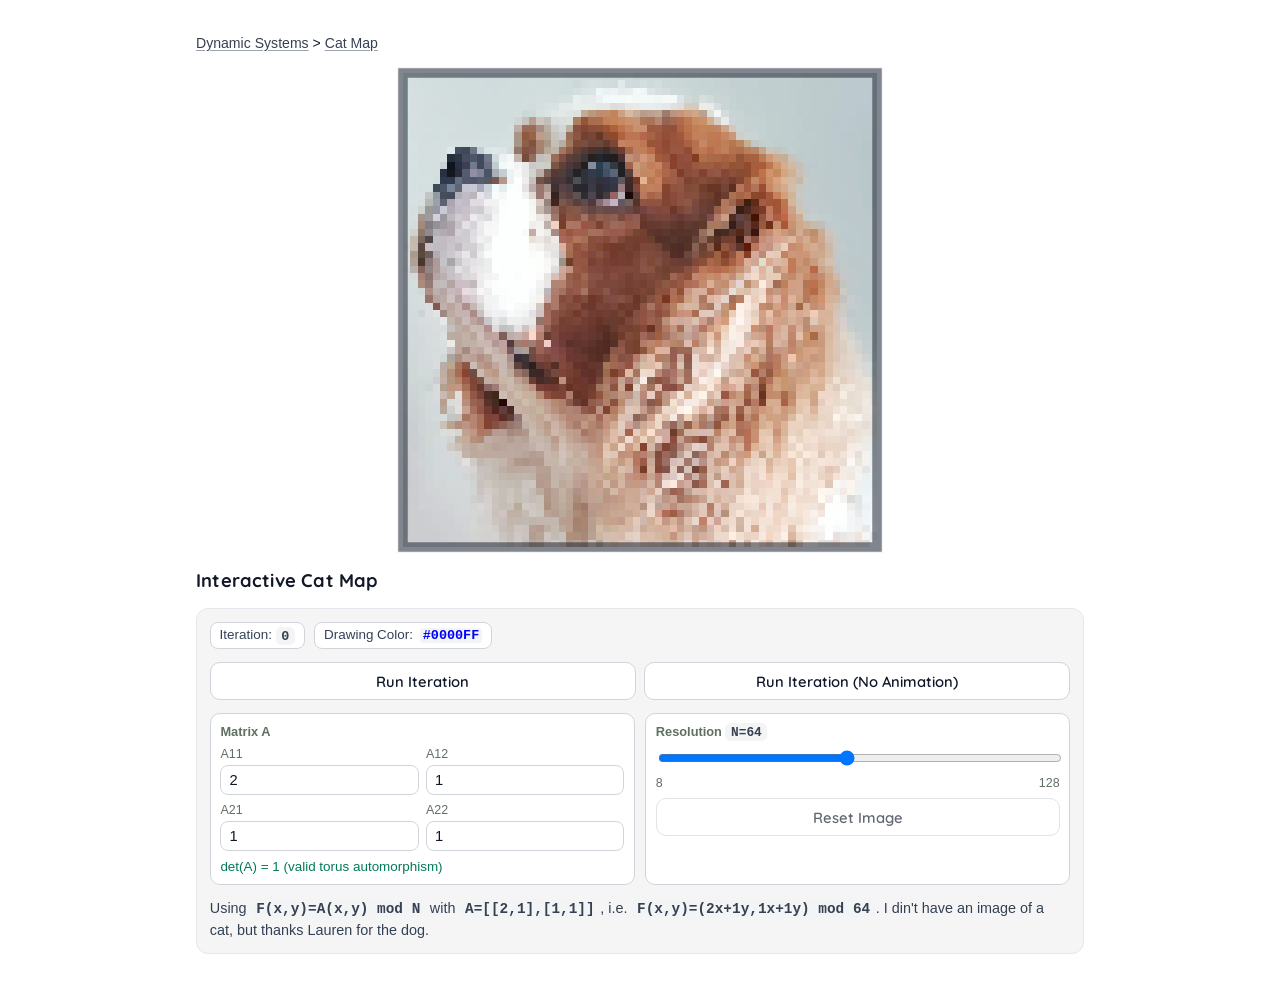
<file: cat-map/index.html>
<!doctype html>
<html lang="en">
    <head>
        <meta charset="utf-8" />
        <meta name="viewport" content="width=device-width, initial-scale=1" />
        <title>Interactive Cat Map</title>
        <link rel="stylesheet" href="../common.css" />
        <style>
            .card {
                width: min(920px, 96vw);
            }

            #catCanvas {
                display: block;
                max-width: 100%;
                image-rendering: pixelated;
                border-radius: 0;
                justify-self: center;
                background: #f3f4f6;
                touch-action: none;
            }

            .controls {
                display: grid;
                gap: 0.8rem;
                background: var(--green-panel-bg);
                border: 1px solid var(--green-panel-border);
                border-radius: 12px;
                padding: 0.8rem;
            }

            .stats {
                display: flex;
                flex-wrap: wrap;
                gap: 0.6rem;
            }

            .stat {
                border: 1px solid var(--green-panel-border-strong);
                border-radius: 0.5rem;
                background: var(--card-bg);
                color: #334155;
                padding: 0.28rem 0.55rem;
                font-size: 0.84rem;
            }

            #drawingColorValue {
                display: inline-block;
                margin-left: 0.2rem;
                padding: 0 0.18rem;
                border-radius: 0.22rem;
                cursor: pointer;
            }

            #drawingColorValue:focus-visible {
                outline: 2px solid rgba(14, 165, 233, 0.55);
                outline-offset: 2px;
            }

            .visuallyHidden {
                position: absolute;
                opacity: 0;
                width: 1px;
                height: 1px;
                pointer-events: none;
            }

            .settingsGrid {
                display: grid;
                gap: 0.65rem;
                grid-template-columns: repeat(2, minmax(0, 1fr));
                align-items: stretch;
            }

            .matrixBlock,
            .nBlock {
                display: grid;
                gap: 0.5rem;
                align-content: start;
                border: 1px solid var(--green-panel-border-strong);
                border-radius: 10px;
                background: var(--card-bg);
                padding: 0.6rem;
            }

            .sectionLabel {
                font-size: 0.8rem;
                color: var(--hint);
                font-weight: 600;
            }

            .matrixGrid {
                display: grid;
                gap: 0.45rem;
                grid-template-columns: repeat(2, minmax(0, 1fr));
            }

            .field {
                display: grid;
                gap: 0.25rem;
            }

            .field label {
                font-size: 0.78rem;
                color: var(--hint);
            }

            .field input {
                width: 100%;
                border: 1px solid var(--green-button-border);
                border-radius: 8px;
                padding: 0.4rem 0.5rem;
                font-size: 0.92rem;
                font-family: inherit;
                color: #0f172a;
                background: var(--card-bg);
            }

            .field input[data-number-state="decimal"] {
                border-color: #dc2626;
                outline: 2px solid rgba(220, 38, 38, 0.22);
            }

            .nSlider {
                width: 100%;
            }

            .rangeScale {
                display: flex;
                justify-content: space-between;
                font-size: 0.78rem;
                color: var(--hint);
            }

            .indicator {
                margin: 0;
                font-size: 0.84rem;
                color: #047857;
            }

            .indicator[data-state="warn"] {
                color: #b45309;
            }

            .buttonRow {
                display: grid;
                grid-template-columns: repeat(2, minmax(0, 1fr));
                gap: 0.55rem;
            }

            .controls button {
                border: 1px solid var(--green-button-border);
                background: var(--card-bg);
                color: #0f172a;
                border-radius: 10px;
                padding: 0.55rem 0.8rem;
                font-size: 0.92rem;
                font-weight: 600;
                cursor: pointer;
                width: 100%;
            }

            .controls button:hover:enabled {
                background: var(--green-button-hover);
            }

            .controls button:disabled {
                opacity: 0.65;
                cursor: not-allowed;
            }

            .status {
                margin: 0;
                font-size: 0.84rem;
                color: var(--hint);
            }

            .explanation {
                margin: 0;
                font-size: 0.9rem;
                color: #334155;
                line-height: 1.45;
            }

            @media (max-width: 740px) {
                .card {
                    width: 100%;
                }

                .settingsGrid {
                    grid-template-columns: 1fr;
                }

                .buttonRow {
                    grid-template-columns: 1fr;
                }
            }
        </style>
    </head>
    <body>
        <main class="card">
            <p class="pageNav">
                <a class="navLink" href="../index.html">Dynamic Systems</a>
                <span aria-hidden="true"> &gt; </span>
                <a class="navLink" href="./index.html">Cat Map</a>
            </p>
            <canvas
                id="catCanvas"
                width="128"
                height="128"
                aria-label="Pixelated cat map image"
            ></canvas>
            <header class="header">
                <h1 class="title">Interactive Cat Map</h1>
            </header>
            <div class="controls">
                <div class="stats">
                    <span class="stat"
                        >Iteration: <code id="iterValue">0</code></span
                    >
                    <span class="stat"
                        >Drawing Color:
                        <code
                            id="drawingColorValue"
                            role="button"
                            tabindex="0"
                            aria-label="Choose drawing color"
                        >
                            #0000FF
                        </code>
                        <input
                            id="drawingColorPicker"
                            class="visuallyHidden"
                            type="color"
                            value="#0000ff"
                            aria-label="Choose drawing color"
                        />
                    </span>
                </div>
                <div class="buttonRow">
                    <button id="runButton" type="button" disabled>
                        Run Iteration
                    </button>
                    <button id="runNoAnimButton" type="button" disabled>
                        Run Iteration (No Animation)
                    </button>
                </div>
                <div class="settingsGrid">
                    <div class="matrixBlock">
                        <div class="sectionLabel">Matrix A</div>
                        <div class="matrixGrid">
                            <div class="field">
                                <label for="m11Input">A11</label>
                                <input
                                    id="m11Input"
                                    type="number"
                                    step="1"
                                    value="2"
                                />
                            </div>
                            <div class="field">
                                <label for="m12Input">A12</label>
                                <input
                                    id="m12Input"
                                    type="number"
                                    step="1"
                                    value="1"
                                />
                            </div>
                            <div class="field">
                                <label for="m21Input">A21</label>
                                <input
                                    id="m21Input"
                                    type="number"
                                    step="1"
                                    value="1"
                                />
                            </div>
                            <div class="field">
                                <label for="m22Input">A22</label>
                                <input
                                    id="m22Input"
                                    type="number"
                                    step="1"
                                    value="1"
                                />
                            </div>
                        </div>
                        <p id="determinantIndicator" class="indicator"></p>
                    </div>
                    <div class="nBlock">
                        <div id="nSectionLabel" class="sectionLabel">
                            Resolution N=64 (8-128)
                        </div>
                        <input
                            id="resolutionSlider"
                            class="nSlider"
                            type="range"
                            min="8"
                            max="128"
                            step="1"
                            value="64"
                        />
                        <div class="rangeScale">
                            <span>8</span>
                            <span>128</span>
                        </div>
                        <button id="resetImageButton" type="button" disabled>
                            Reset Image
                        </button>
                    </div>
                </div>
                <p id="mapDefinition" class="explanation"></p>
            </div>
        </main>

        <script>
            const card = document.querySelector(".card");
            const canvas = document.getElementById("catCanvas");
            const ctx = canvas.getContext("2d");
            const runButton = document.getElementById("runButton");
            const runNoAnimButton = document.getElementById("runNoAnimButton");
            const drawingColorValue =
                document.getElementById("drawingColorValue");
            const drawingColorPicker =
                document.getElementById("drawingColorPicker");
            const iterValue = document.getElementById("iterValue");
            const m11Input = document.getElementById("m11Input");
            const m12Input = document.getElementById("m12Input");
            const m21Input = document.getElementById("m21Input");
            const m22Input = document.getElementById("m22Input");
            const resolutionSlider =
                document.getElementById("resolutionSlider");
            const resetImageButton =
                document.getElementById("resetImageButton");
            const nSectionLabel = document.getElementById("nSectionLabel");
            const determinantIndicator = document.getElementById(
                "determinantIndicator",
            );
            const mapDefinition = document.getElementById("mapDefinition");
            const image = new Image();
            const MIN_N = 8;
            const MAX_N = 128;
            let stateSize = 64;
            const sourceBuffer = document.createElement("canvas");
            const targetBuffer = document.createElement("canvas");
            const sourceCtx = sourceBuffer.getContext("2d");
            const targetCtx = targetBuffer.getContext("2d");
            const PHASE_ONE_MS = 850;
            const PHASE_TWO_MS = 950;
            const VIEW_PADDING_PX = 6;
            const UNIT_BOUNDS = { minX: 0, maxX: 1, minY: 0, maxY: 1 };
            let matrix = { m11: 2, m12: 1, m21: 1, m22: 1 };
            let animationFrame = null;
            let animationStartMs = 0;
            let isAnimating = false;
            let imageLoaded = false;
            let iteration = 0;
            let drawingColor = "#0000FF";
            let isDrawing = false;
            let activePointerId = null;
            let lastDrawCell = null;

            function normalizeHexColor(value) {
                if (/^#[0-9a-fA-F]{6}$/.test(value)) {
                    return value.toUpperCase();
                }
                return "#0000FF";
            }

            function setDrawingColor(nextColor) {
                drawingColor = normalizeHexColor(nextColor);
                drawingColorValue.textContent = drawingColor;
                drawingColorValue.style.color = drawingColor;
                drawingColorPicker.value = drawingColor.toLowerCase();
            }

            function pointerToCell(clientX, clientY) {
                const rect = canvas.getBoundingClientRect();
                const canvasX = clientX - rect.left;
                const canvasY = clientY - rect.top;
                const view = worldViewForBounds(UNIT_BOUNDS);
                const worldX = (canvasX - view.offsetX) / view.scale;
                const worldY = (canvasY - view.offsetY) / view.scale;

                if (worldX < 0 || worldX >= 1 || worldY < 0 || worldY >= 1) {
                    return null;
                }

                return {
                    x: Math.min(stateSize - 1, Math.floor(worldX * stateSize)),
                    y: Math.min(stateSize - 1, Math.floor(worldY * stateSize)),
                };
            }

            function drawCell(x, y) {
                sourceCtx.fillStyle = drawingColor;
                sourceCtx.fillRect(x, y, 1, 1);
            }

            function drawLineCells(from, to) {
                let x0 = from.x;
                let y0 = from.y;
                const x1 = to.x;
                const y1 = to.y;
                const dx = Math.abs(x1 - x0);
                const sx = x0 < x1 ? 1 : -1;
                const dy = -Math.abs(y1 - y0);
                const sy = y0 < y1 ? 1 : -1;
                let error = dx + dy;

                while (true) {
                    drawCell(x0, y0);
                    if (x0 === x1 && y0 === y1) break;
                    const doubledError = 2 * error;
                    if (doubledError >= dy) {
                        error += dy;
                        x0 += sx;
                    }
                    if (doubledError <= dx) {
                        error += dx;
                        y0 += sy;
                    }
                }
            }

            function stopDrawingInteraction() {
                isDrawing = false;
                activePointerId = null;
                lastDrawCell = null;
            }

            function beginDrawing(event) {
                if (!imageLoaded || isAnimating) return;
                const cell = pointerToCell(event.clientX, event.clientY);
                if (!cell) return;

                isDrawing = true;
                activePointerId = event.pointerId;
                lastDrawCell = cell;
                drawCell(cell.x, cell.y);
                drawIdle();
                canvas.setPointerCapture(event.pointerId);
                event.preventDefault();
            }

            function continueDrawing(event) {
                if (!isDrawing || event.pointerId !== activePointerId) return;
                const cell = pointerToCell(event.clientX, event.clientY);

                if (!cell) {
                    lastDrawCell = null;
                    return;
                }

                if (lastDrawCell) {
                    drawLineCells(lastDrawCell, cell);
                } else {
                    drawCell(cell.x, cell.y);
                }
                lastDrawCell = cell;
                drawIdle();
                event.preventDefault();
            }

            function endDrawing(event) {
                if (event.pointerId !== activePointerId) return;
                stopDrawingInteraction();
            }

            function updateResetImageButtonState() {
                resetImageButton.disabled =
                    !imageLoaded || isAnimating || iteration === 0;
            }

            function setIteration(value) {
                iteration = value;
                iterValue.textContent = String(iteration);
                updateResetImageButtonState();
            }

            function setCanvasSize() {
                const isMobile = window.innerWidth <= 740;
                const sideFromViewport =
                    Math.min(window.innerWidth, window.innerHeight) *
                    (isMobile ? 1 : 0.54);
                const sideFromCard = card.clientWidth - 24;
                const side = Math.round(
                    isMobile
                        ? sideFromCard
                        : Math.min(sideFromViewport, sideFromCard),
                );
                const minSide = isMobile ? 120 : 260;
                const maxSide = 760;
                const size = Math.max(minSide, Math.min(maxSide, side));

                canvas.style.width = size + "px";
                canvas.style.height = size + "px";

                // Keep backing resolution in sync with rendered size to avoid blur.
                if (canvas.width !== size || canvas.height !== size) {
                    canvas.width = size;
                    canvas.height = size;
                    ctx.imageSmoothingEnabled = false;
                }
            }

            function mod(n, m) {
                return ((n % m) + m) % m;
            }

            function readInteger(input, fallback) {
                const value = Number.parseInt(input.value, 10);
                if (Number.isNaN(value)) return fallback;
                return value;
            }

            function updateMatrixIntegerWarnings() {
                const matrixInputs = [m11Input, m12Input, m21Input, m22Input];

                for (const input of matrixInputs) {
                    const value = Number.parseFloat(input.value);
                    const isDecimal =
                        Number.isFinite(value) && !Number.isInteger(value);

                    if (isDecimal) {
                        input.dataset.numberState = "decimal";
                    } else {
                        delete input.dataset.numberState;
                    }
                }
            }

            function clampStateSize(value) {
                return Math.max(MIN_N, Math.min(MAX_N, value));
            }

            function determinantOf(a) {
                return a.m11 * a.m22 - a.m12 * a.m21;
            }

            function updateDeterminantIndicator() {
                const det = determinantOf(matrix);
                if (Math.abs(det) === 1) {
                    determinantIndicator.dataset.state = "ok";
                    determinantIndicator.textContent =
                        "det(A) = " + det + " (valid torus automorphism)";
                    return;
                }

                determinantIndicator.dataset.state = "warn";
                determinantIndicator.textContent =
                    "det(A) = " + det + " (warning: should be +1 or -1)";
            }

            function updateMapDefinition() {
                nSectionLabel.innerHTML =
                    "Resolution <code>N=" + stateSize + "</code>";
                mapDefinition.innerHTML =
                    "Using <code>F(x,y)=A(x,y) mod N</code> with <code>A=[[" +
                    matrix.m11 +
                    "," +
                    matrix.m12 +
                    "],[" +
                    matrix.m21 +
                    "," +
                    matrix.m22 +
                    "]]</code>, i.e. <code>F(x,y)=(" +
                    matrix.m11 +
                    "x+" +
                    matrix.m12 +
                    "y," +
                    matrix.m21 +
                    "x+" +
                    matrix.m22 +
                    "y) mod " +
                    stateSize +
                    "</code>. I din't have an image of a cat, but thanks Lauren for the dog.";
            }

            function handleMatrixChange() {
                updateMatrixIntegerWarnings();

                const nextMatrix = {
                    m11: readInteger(m11Input, matrix.m11),
                    m12: readInteger(m12Input, matrix.m12),
                    m21: readInteger(m21Input, matrix.m21),
                    m22: readInteger(m22Input, matrix.m22),
                };

                matrix = nextMatrix;
                stopAnimation();
                updateDeterminantIndicator();
                updateMapDefinition();
                drawIdle();
            }

            function handleResolutionChange() {
                const nextN = clampStateSize(
                    Number.parseInt(resolutionSlider.value, 10),
                );

                if (nextN === stateSize) {
                    updateMapDefinition();
                    return;
                }

                stateSize = nextN;
                resolutionSlider.value = String(stateSize);
                stopAnimation();
                configureBuffers();
                seedSourceFromImage();
                setIteration(0);
                updateMapDefinition();
                drawIdle();
                setCanvasSize();
            }

            function currentDeformBounds() {
                const corners = [
                    { x: 0, y: 0 },
                    { x: 1, y: 0 },
                    { x: 0, y: 1 },
                    { x: 1, y: 1 },
                ];
                let minX = Number.POSITIVE_INFINITY;
                let maxX = Number.NEGATIVE_INFINITY;
                let minY = Number.POSITIVE_INFINITY;
                let maxY = Number.NEGATIVE_INFINITY;

                for (const corner of corners) {
                    const tx = matrix.m11 * corner.x + matrix.m12 * corner.y;
                    const ty = matrix.m21 * corner.x + matrix.m22 * corner.y;
                    minX = Math.min(minX, tx);
                    maxX = Math.max(maxX, tx);
                    minY = Math.min(minY, ty);
                    maxY = Math.max(maxY, ty);
                }

                return { minX, maxX, minY, maxY };
            }

            function configureBuffers() {
                sourceBuffer.width = stateSize;
                sourceBuffer.height = stateSize;
                targetBuffer.width = stateSize;
                targetBuffer.height = stateSize;
                ctx.imageSmoothingEnabled = false;
                sourceCtx.imageSmoothingEnabled = false;
                targetCtx.imageSmoothingEnabled = false;
            }

            function seedSourceFromImage() {
                if (!imageLoaded) return;
                sourceCtx.clearRect(0, 0, stateSize, stateSize);
                sourceCtx.drawImage(image, 0, 0, stateSize, stateSize);
            }

            function stopAnimation() {
                if (animationFrame !== null) {
                    cancelAnimationFrame(animationFrame);
                    animationFrame = null;
                }
                stopDrawingInteraction();
                isAnimating = false;
                runButton.disabled = !imageLoaded;
                runNoAnimButton.disabled = !imageLoaded;
                updateResetImageButtonState();
            }

            function lerp(a, b, t) {
                return a + (b - a) * t;
            }

            function easeInOut(t) {
                if (t < 0.5) return 2 * t * t;
                return 1 - Math.pow(-2 * t + 2, 2) / 2;
            }

            function interpolateBounds(a, b, t) {
                return {
                    minX: lerp(a.minX, b.minX, t),
                    maxX: lerp(a.maxX, b.maxX, t),
                    minY: lerp(a.minY, b.minY, t),
                    maxY: lerp(a.maxY, b.maxY, t),
                };
            }

            function worldViewForBounds(bounds) {
                const renderSize = canvas.width;
                const width = bounds.maxX - bounds.minX;
                const height = bounds.maxY - bounds.minY;
                const side = Math.max(width, height);
                const drawable = renderSize - 2 * VIEW_PADDING_PX;
                const scale = drawable / side;
                const offsetX =
                    VIEW_PADDING_PX +
                    (drawable - width * scale) * 0.5 -
                    bounds.minX * scale;
                const offsetY =
                    VIEW_PADDING_PX +
                    (drawable - height * scale) * 0.5 -
                    bounds.minY * scale;
                return { scale, offsetX, offsetY };
            }

            function clearMainCanvas() {
                ctx.setTransform(1, 0, 0, 1, 0, 0);
                ctx.clearRect(0, 0, canvas.width, canvas.height);
            }

            function drawUnitSquareFrame() {
                ctx.beginPath();
                ctx.rect(0, 0, 1, 1);
                ctx.lineWidth = 0.02;
                ctx.strokeStyle = "rgba(17, 24, 39, 0.5)";
                ctx.stroke();
            }

            function drawModuloGrid(bounds, view) {
                const minXi = Math.floor(bounds.minX);
                const maxXi = Math.ceil(bounds.maxX);
                const minYi = Math.floor(bounds.minY);
                const maxYi = Math.ceil(bounds.maxY);
                const maxLinesPerAxis = 80;
                const xCount = maxXi - minXi + 1;
                const yCount = maxYi - minYi + 1;
                const xStep = Math.max(1, Math.ceil(xCount / maxLinesPerAxis));
                const yStep = Math.max(1, Math.ceil(yCount / maxLinesPerAxis));

                ctx.setTransform(
                    view.scale,
                    0,
                    0,
                    view.scale,
                    view.offsetX,
                    view.offsetY,
                );
                ctx.beginPath();

                for (let x = minXi; x <= maxXi; x += xStep) {
                    ctx.moveTo(x, bounds.minY);
                    ctx.lineTo(x, bounds.maxY);
                }

                for (let y = minYi; y <= maxYi; y += yStep) {
                    ctx.moveTo(bounds.minX, y);
                    ctx.lineTo(bounds.maxX, y);
                }

                ctx.lineWidth = 0.01;
                ctx.strokeStyle = "rgba(17, 24, 39, 0.2)";
                ctx.stroke();
            }

            function drawMovingPixels(phase, t, view) {
                const eased = easeInOut(t);
                const cell = 1 / stateSize;

                ctx.setTransform(
                    view.scale,
                    0,
                    0,
                    view.scale,
                    view.offsetX,
                    view.offsetY,
                );

                for (let y = 0; y < stateSize; y += 1) {
                    for (let x = 0; x < stateSize; x += 1) {
                        const sourceX = x * cell;
                        const sourceY = y * cell;

                        const deformedX =
                            matrix.m11 * sourceX + matrix.m12 * sourceY;
                        const deformedY =
                            matrix.m21 * sourceX + matrix.m22 * sourceY;

                        let worldX = sourceX;
                        let worldY = sourceY;

                        if (phase === "deform") {
                            worldX = lerp(sourceX, deformedX, eased);
                            worldY = lerp(sourceY, deformedY, eased);
                        } else {
                            worldX = deformedX - eased * Math.floor(deformedX);
                            worldY = deformedY - eased * Math.floor(deformedY);
                        }

                        ctx.drawImage(
                            sourceBuffer,
                            x,
                            y,
                            1,
                            1,
                            worldX,
                            worldY,
                            cell,
                            cell,
                        );
                    }
                }
            }

            function drawIdle() {
                clearMainCanvas();
                const view = worldViewForBounds(UNIT_BOUNDS);
                drawMovingPixels("deform", 0, view);
                drawUnitSquareFrame();
            }

            function drawPhaseOne(t) {
                clearMainCanvas();
                const deformBounds = currentDeformBounds();
                const viewBounds = interpolateBounds(
                    UNIT_BOUNDS,
                    deformBounds,
                    easeInOut(t),
                );
                const view = worldViewForBounds(viewBounds);
                drawMovingPixels("deform", t, view);
                // Keep grid extents stable during phase one as well.
                drawModuloGrid(deformBounds, view);
                drawUnitSquareFrame();
            }

            function drawPhaseTwo(t) {
                clearMainCanvas();
                const deformBounds = currentDeformBounds();
                const viewBounds = interpolateBounds(
                    deformBounds,
                    UNIT_BOUNDS,
                    easeInOut(t),
                );
                const view = worldViewForBounds(viewBounds);
                drawMovingPixels("wrap", t, view);
                // Keep grid extents stable during phase two so lines disappear
                // because of zoom/clipping, not because bounds are re-quantized.
                drawModuloGrid(deformBounds, view);
                drawUnitSquareFrame();
            }

            function applyDiscreteCatStep() {
                targetCtx.clearRect(0, 0, stateSize, stateSize);

                for (let y = 0; y < stateSize; y += 1) {
                    for (let x = 0; x < stateSize; x += 1) {
                        const nx = mod(
                            matrix.m11 * x + matrix.m12 * y,
                            stateSize,
                        );
                        const ny = mod(
                            matrix.m21 * x + matrix.m22 * y,
                            stateSize,
                        );

                        targetCtx.drawImage(
                            sourceBuffer,
                            x,
                            y,
                            1,
                            1,
                            nx,
                            ny,
                            1,
                            1,
                        );
                    }
                }

                sourceCtx.clearRect(0, 0, stateSize, stateSize);
                sourceCtx.drawImage(targetBuffer, 0, 0, stateSize, stateSize);
            }

            function animateSingleIteration() {
                if (runButton.disabled || isAnimating) return;

                stopDrawingInteraction();
                isAnimating = true;
                runButton.disabled = true;
                runNoAnimButton.disabled = true;
                updateResetImageButtonState();
                animationStartMs = performance.now();
                const totalMs = PHASE_ONE_MS + PHASE_TWO_MS;

                const step = (timestamp) => {
                    const elapsed = timestamp - animationStartMs;

                    if (elapsed <= PHASE_ONE_MS) {
                        drawPhaseOne(elapsed / PHASE_ONE_MS);
                        animationFrame = requestAnimationFrame(step);
                        return;
                    }

                    if (elapsed <= totalMs) {
                        drawPhaseTwo((elapsed - PHASE_ONE_MS) / PHASE_TWO_MS);
                        animationFrame = requestAnimationFrame(step);
                        return;
                    }

                    drawPhaseTwo(1);
                    applyDiscreteCatStep();
                    setIteration(iteration + 1);
                    drawIdle();
                    isAnimating = false;
                    runButton.disabled = false;
                    runNoAnimButton.disabled = false;
                    updateResetImageButtonState();
                    animationFrame = null;
                };

                animationFrame = requestAnimationFrame(step);
            }

            function runSingleIterationNoAnimation() {
                if (runNoAnimButton.disabled || isAnimating) return;
                applyDiscreteCatStep();
                setIteration(iteration + 1);
                drawIdle();
            }

            function resetImageToInitial() {
                if (resetImageButton.disabled) return;
                seedSourceFromImage();
                setIteration(0);
                drawIdle();
            }

            image.onload = () => {
                imageLoaded = true;
                configureBuffers();
                seedSourceFromImage();
                setIteration(0);
                drawIdle();
                runButton.disabled = false;
                runNoAnimButton.disabled = false;
                updateResetImageButtonState();
                updateDeterminantIndicator();
                updateMapDefinition();
            };

            image.onerror = () => {
                runButton.disabled = true;
                runNoAnimButton.disabled = true;
                updateResetImageButtonState();
                runButton.textContent = "Image Failed to Load";
            };

            image.src = "./lauren-hundbild.jpeg";
            drawingColorValue.addEventListener("click", () => {
                if (typeof drawingColorPicker.showPicker === "function") {
                    drawingColorPicker.showPicker();
                    return;
                }
                drawingColorPicker.click();
            });
            drawingColorValue.addEventListener("keydown", (event) => {
                if (event.key !== "Enter" && event.key !== " ") return;
                event.preventDefault();
                if (typeof drawingColorPicker.showPicker === "function") {
                    drawingColorPicker.showPicker();
                    return;
                }
                drawingColorPicker.click();
            });
            drawingColorPicker.addEventListener("input", () => {
                setDrawingColor(drawingColorPicker.value);
            });
            runButton.addEventListener("click", animateSingleIteration);
            runNoAnimButton.addEventListener(
                "click",
                runSingleIterationNoAnimation,
            );
            resetImageButton.addEventListener("click", resetImageToInitial);
            canvas.addEventListener("pointerdown", beginDrawing);
            canvas.addEventListener("pointermove", continueDrawing);
            canvas.addEventListener("pointerup", endDrawing);
            canvas.addEventListener("pointercancel", endDrawing);
            canvas.addEventListener("lostpointercapture", () => {
                stopDrawingInteraction();
            });
            m11Input.addEventListener("input", handleMatrixChange);
            m12Input.addEventListener("input", handleMatrixChange);
            m21Input.addEventListener("input", handleMatrixChange);
            m22Input.addEventListener("input", handleMatrixChange);
            resolutionSlider.addEventListener("input", handleResolutionChange);
            window.addEventListener("resize", () => {
                setCanvasSize();
                if (!isAnimating) {
                    drawIdle();
                }
            });
            updateDeterminantIndicator();
            updateMapDefinition();
            updateMatrixIntegerWarnings();
            updateResetImageButtonState();
            setDrawingColor("#0000FF");
            setCanvasSize();
        </script>
    </body>
</html>
</file>
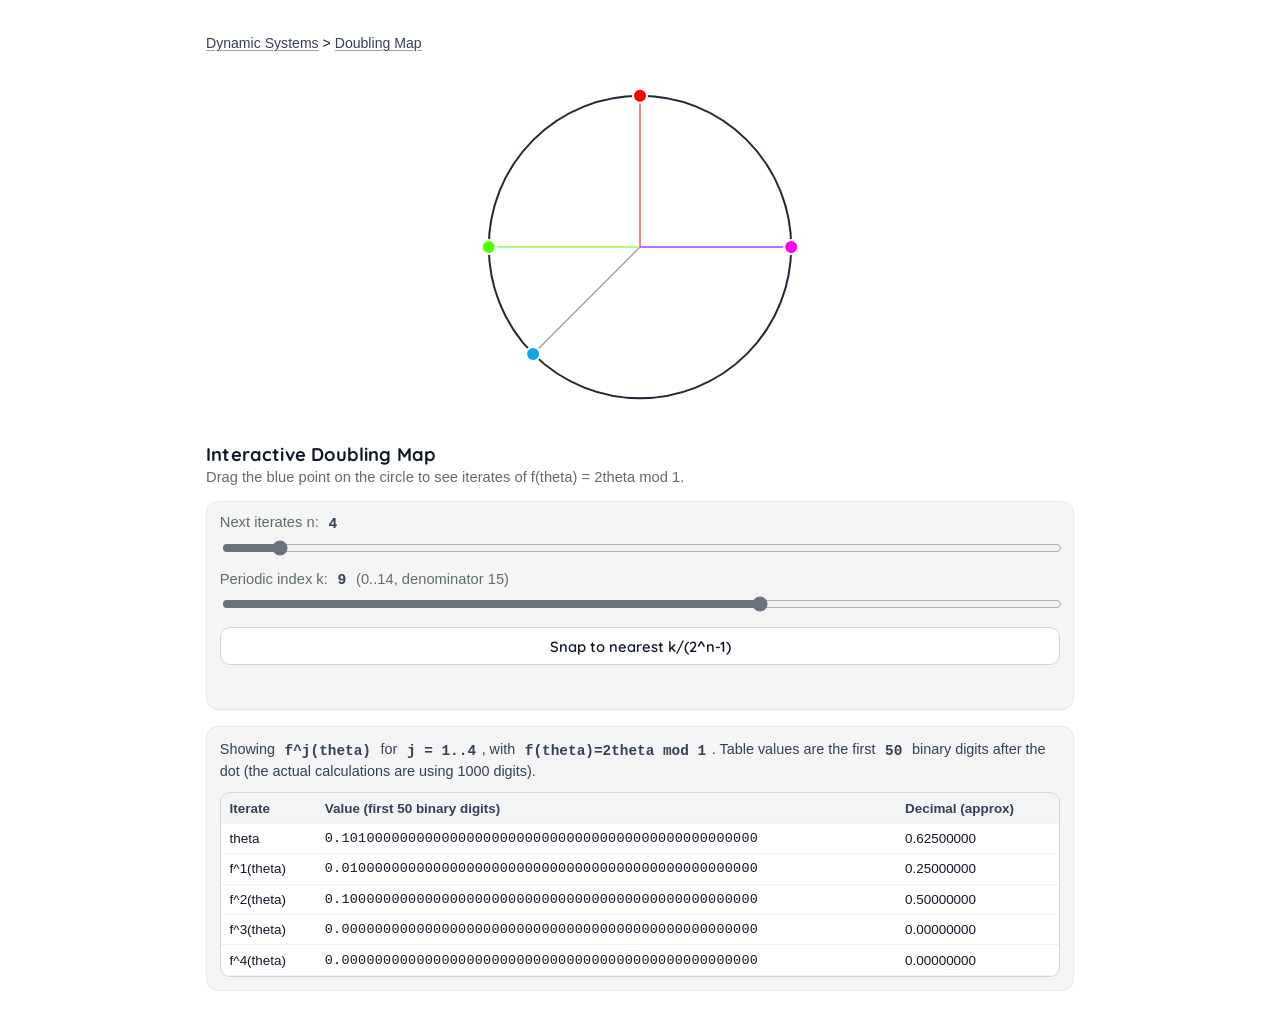
<file: doubling-map/index.html>
<!doctype html>
<html lang="en">
    <head>
        <meta charset="utf-8" />
        <meta name="viewport" content="width=device-width, initial-scale=1" />
        <title>Interactive Doubling Map</title>
        <link rel="stylesheet" href="../common.css" />
        <style>
            .card {
                width: min(900px, 96vw);
            }

            canvas {
                background: transparent;
                border: 0;
                border-radius: 12px;
                box-shadow: none;
                touch-action: none;
                cursor: grab;
                max-width: 100%;
                justify-self: center;
            }

            canvas.dragging {
                cursor: grabbing;
            }

            .controls {
                display: grid;
                gap: 0.8rem;
                background: var(--green-panel-bg);
                border: 1px solid var(--green-panel-border);
                border-radius: 12px;
                padding: 0.8rem;
                color: var(--hint);
                font-size: 0.92rem;
            }

            .control {
                display: grid;
                gap: 0.4rem;
            }

            .controls input[type="range"] {
                width: 100%;
                accent-color: var(--accent);
            }

            .controls button {
                border: 1px solid var(--green-button-border);
                background: var(--card-bg);
                color: #0f172a;
                border-radius: 10px;
                padding: 0.55rem 0.8rem;
                font-size: 0.92rem;
                font-weight: 600;
                cursor: pointer;
                width: 100%;
            }

            .controls button:hover {
                background: var(--green-button-hover);
            }

            .snapStatus {
                margin: 0;
                min-height: 1.1rem;
                font-size: 0.84rem;
                color: var(--hint);
            }

            .snapStatus.error {
                color: #b91c1c;
            }

            .snapStatus.success {
                color: #166534;
            }

            .info {
                margin: 0;
                font-size: 0.92rem;
                color: var(--hint);
                line-height: 1.4;
            }

            .details {
                display: grid;
                gap: 0.65rem;
                background: var(--green-panel-bg);
                border: 1px solid var(--green-panel-border);
                border-radius: 12px;
                padding: 0.8rem;
            }

            .explanation {
                margin: 0;
                font-size: 0.9rem;
                color: #334155;
                line-height: 1.45;
            }

            .tableWrap {
                overflow: auto;
                border: 1px solid var(--green-table-wrap-border);
                border-radius: 10px;
                background: var(--card-bg);
            }

            table {
                width: 100%;
                border-collapse: collapse;
                font-size: 0.84rem;
            }

            th,
            td {
                text-align: left;
                padding: 0.45rem 0.55rem;
                border-bottom: 1px solid #eef2f7;
                white-space: nowrap;
            }

            th {
                position: sticky;
                top: 0;
                background: var(--green-table-head-bg);
                z-index: 1;
                color: #334155;
            }

            td.bits {
                font-family:
                    ui-monospace, SFMono-Regular, Menlo, Consolas, monospace;
                letter-spacing: 0.02em;
            }

            @media (max-width: 740px) {
                .card {
                    width: 100%;
                }

                .subtitle,
                .info {
                    font-size: 0.86rem;
                }
            }
        </style>
    </head>
    <body>
        <main class="card">
            <p class="pageNav">
                <a class="navLink" href="../index.html">Dynamic Systems</a>
                <span aria-hidden="true"> &gt; </span>
                <a class="navLink" href="./index.html">Doubling Map</a>
            </p>
            <canvas id="mapCanvas" aria-label="Doubling map canvas"></canvas>
            <header class="header">
                <h1 class="title">Interactive Doubling Map</h1>
                <p class="subtitle">
                    Drag the blue point on the circle to see iterates of
                    f(theta) = 2theta mod 1.
                </p>
            </header>
            <div class="controls">
                <div class="control">
                    <label for="iterSlider"
                        >Next iterates n: <code id="iterValue">4</code></label
                    >
                    <input
                        id="iterSlider"
                        type="range"
                        min="1"
                        max="50"
                        step="1"
                        value="4"
                    />
                </div>
                <div class="control">
                    <label for="kSlider"
                        >Periodic index k: <code id="kValue">0</code>
                        <span id="kRangeText">(mod 2^n-1)</span></label
                    >
                    <input
                        id="kSlider"
                        type="range"
                        min="0"
                        max="0"
                        step="1"
                        value="0"
                    />
                </div>
                <button id="snapButton" type="button">
                    Snap to nearest k/(2^n-1)
                </button>
                <p id="snapStatus" class="snapStatus" aria-live="polite"></p>
            </div>
            <section class="details">
                <p class="explanation" id="explanation"></p>
                <div class="tableWrap">
                    <table aria-label="Binary digits of iterates">
                        <thead>
                            <tr>
                                <th>Iterate</th>
                                <th>Value (first 50 binary digits)</th>
                                <th>Decimal (approx)</th>
                            </tr>
                        </thead>
                        <tbody id="iterTableBody"></tbody>
                    </table>
                </div>
            </section>
        </main>

        <script>
            const card = document.querySelector(".card");
            const canvas = document.getElementById("mapCanvas");
            const ctx = canvas.getContext("2d");
            const iterSlider = document.getElementById("iterSlider");
            const iterValue = document.getElementById("iterValue");
            const kSlider = document.getElementById("kSlider");
            const kValue = document.getElementById("kValue");
            const kRangeText = document.getElementById("kRangeText");
            const snapButton = document.getElementById("snapButton");
            const snapStatus = document.getElementById("snapStatus");
            const explanation = document.getElementById("explanation");
            const iterTableBody = document.getElementById("iterTableBody");
            const TABLE_DIGITS = 50;

            const numericPrecision = 1000;

            class BinaryStringNum {
                constructor(firstFewBits = [], precision = numericPrecision) {
                    this.bits = new Uint8Array(precision);
                    for (
                        let i = 0;
                        i < Math.min(firstFewBits.length, this.length);
                        i++
                    ) {
                        this.setBit(i, firstFewBits[i]);
                    }
                }

                get length() {
                    return this.bits.length;
                }

                get precision() {
                    return this.bits.length;
                }

                setBit(i, value) {
                    if (value != 0 && value != 1) {
                        throw new Error("Values must be 0 or 1");
                    }

                    if (i < 0 || i >= this.length) {
                        throw new Error("Out of bounds bit assignment");
                    }

                    this.bits[i] = value;
                }

                calcFloatValue() {
                    let sum = 0.0;
                    for (let i = 0; i < this.length; i++) {
                        const factor = 2 ** -(i + 1);
                        sum += this.bits[i] * factor;
                    }
                    return sum;
                }

                get firstBit() {
                    return this.bits[0];
                }

                toString() {
                    let out = "0.";
                    for (let i = 0; i < this.length; i++) {
                        out += String(this.bits[i]);
                    }
                    return out;
                }

                toTruncatedString(maxLength = 20) {
                    if (this.length <= maxLength) {
                        return this.toString();
                    } else {
                        return this.toString().slice(0, maxLength) + "...";
                    }
                }

                shift(v = 1) {
                    if (!Number.isInteger(v) || v < 0) {
                        throw new Error(
                            "Shift amount must be a non-negative integer",
                        );
                    }
                    const newBits = new Uint8Array(this.length);
                    if (v >= this.length) {
                        this.bits = newBits;
                        return;
                    }
                    for (let i = 0; i < this.length - v; i++) {
                        newBits[i] = this.bits[i + v];
                    }
                    this.bits = newBits;
                }

                copy() {
                    const c = new BinaryStringNum([], this.length);
                    c.bits.set(this.bits);
                    return c;
                }

                setFromFloatClosest(x) {
                    let v = x % 1;
                    if (v < 0) v += 1;

                    for (let i = 0; i < this.length; i++) {
                        v *= 2;
                        if (v >= 1) {
                            this.bits[i] = 1;
                            v -= 1;
                        } else {
                            this.bits[i] = 0;
                        }
                    }
                }

                setFromFraction(numerator, denominator) {
                    if (
                        !Number.isFinite(numerator) ||
                        !Number.isFinite(denominator)
                    ) {
                        throw new Error(
                            "Numerator and denominator must be finite numbers",
                        );
                    }
                    if (denominator <= 0) {
                        throw new Error("Denominator must be positive");
                    }

                    let r = Math.round(numerator) % denominator;
                    if (r < 0) r += denominator;

                    for (let i = 0; i < this.length; i++) {
                        r *= 2;
                        if (r >= denominator) {
                            this.bits[i] = 1;
                            r -= denominator;
                        } else {
                            this.bits[i] = 0;
                        }
                    }
                }

                firstDigitsString(count = 100) {
                    const useCount = Math.max(0, Math.min(count, this.length));
                    let out = "";
                    for (let i = 0; i < useCount; i++) {
                        out += String(this.bits[i]);
                    }
                    return out;
                }
            }

            let theta = new BinaryStringNum([1, 0, 1]);
            let iterateCount = Number(iterSlider.value);
            let dragging = false;
            const snapAnimationDurationMs = 450;
            let snapAnimationFrame = null;

            function denominatorForN(n) {
                return Math.pow(2, n) - 1;
            }

            function nearestKForTheta(denominator) {
                let k = Math.round(theta.calcFloatValue() * denominator);
                if (k >= denominator) k = 0;
                if (k < 0) k = 0;
                return k;
            }

            function syncKSliderRange() {
                const denominator = denominatorForN(iterateCount);
                const maxK = denominator - 1;
                kSlider.max = String(maxK);

                let k = nearestKForTheta(denominator);
                kSlider.value = String(k);

                kValue.textContent = String(k);
                kRangeText.textContent =
                    "(0.." + maxK + ", denominator " + denominator + ")";
            }

            function cancelSnapAnimation() {
                if (snapAnimationFrame !== null) {
                    cancelAnimationFrame(snapAnimationFrame);
                    snapAnimationFrame = null;
                }
            }

            function easeInOut(t) {
                if (t < 0.5) return 2 * t * t;
                return 1 - Math.pow(-2 * t + 2, 2) / 2;
            }

            function animateThetaToTarget(startTheta, targetTheta, onComplete) {
                cancelSnapAnimation();

                let delta = targetTheta - startTheta;
                if (delta > 0.5) delta -= 1;
                if (delta < -0.5) delta += 1;

                const startTs = performance.now();

                const step = (ts) => {
                    const elapsed = ts - startTs;
                    const t = Math.min(1, elapsed / snapAnimationDurationMs);
                    const eased = easeInOut(t);
                    let current = startTheta + delta * eased;
                    current = ((current % 1) + 1) % 1;
                    theta.setFromFloatClosest(current);
                    draw();

                    if (t < 1) {
                        snapAnimationFrame = requestAnimationFrame(step);
                        return;
                    }

                    snapAnimationFrame = null;
                    onComplete();
                };

                snapAnimationFrame = requestAnimationFrame(step);
            }

            function setCanvasSize() {
                const sideFromViewport =
                    Math.min(window.innerWidth, window.innerHeight) * 0.4;
                const sideFromCard = card.clientWidth - 24;
                const side = Math.round(
                    Math.min(sideFromViewport, sideFromCard),
                );
                const minSide = 180;
                const maxSide = 700;
                const size = Math.max(minSide, Math.min(maxSide, side));

                const dpr = window.devicePixelRatio || 1;
                canvas.width = Math.floor(size * dpr);
                canvas.height = Math.floor(size * dpr);
                canvas.style.width = size + "px";
                canvas.style.height = size + "px";
                ctx.setTransform(dpr, 0, 0, dpr, 0, 0);
            }

            function polarToCanvas(t) {
                const size = canvas.clientWidth;
                const cx = size / 2;
                const cy = size / 2;
                const r = size * 0.42;
                const angle = 2 * Math.PI * t;
                return {
                    x: cx + r * Math.cos(angle),
                    y: cy - r * Math.sin(angle),
                    cx,
                    cy,
                    r,
                };
            }

            function pointerToTheta(evt) {
                const rect = canvas.getBoundingClientRect();
                const x = evt.clientX - rect.left;
                const y = evt.clientY - rect.top;
                const cx = rect.width / 2;
                const cy = rect.height / 2;
                const ang = Math.atan2(-(y - cy), x - cx);
                const thetaFloat = (ang / (2 * Math.PI) + 1) % 1;
                theta.setFromFloatClosest(thetaFloat);
                const denominator = denominatorForN(iterateCount);
                let k = nearestKForTheta(denominator);
                kSlider.value = String(k);
                kValue.textContent = String(k);
            }

            function drawPoint(p, color) {
                ctx.beginPath();
                ctx.arc(p.x, p.y, 7, 0, Math.PI * 2);
                ctx.fillStyle = color;
                ctx.fill();
                ctx.lineWidth = 2;
                ctx.strokeStyle = "#ffffff";
                ctx.stroke();
            }

            function draw() {
                const size = canvas.clientWidth;
                ctx.clearRect(0, 0, size, size);

                const sourceThetaFloat = theta.calcFloatValue();
                const source = polarToCanvas(sourceThetaFloat);

                ctx.beginPath();
                ctx.arc(source.cx, source.cy, source.r, 0, Math.PI * 2);
                ctx.lineWidth = 2;
                ctx.strokeStyle = "#1f2937";
                ctx.stroke();

                ctx.beginPath();
                ctx.moveTo(source.cx, source.cy);
                ctx.lineTo(source.x, source.y);
                ctx.lineWidth = 1.5;
                ctx.strokeStyle = "#9ca3af";
                ctx.stroke();

                let t = theta.copy();
                for (let k = 1; k <= iterateCount; k += 1) {
                    t.shift(1);
                    const p = polarToCanvas(t.calcFloatValue());
                    const hue =
                        iterateCount === 1
                            ? 0
                            : ((k - 1) / (iterateCount - 1)) * 300;
                    const color = "hsl(" + hue.toFixed(2) + ", 100%, 50%)";

                    ctx.beginPath();
                    ctx.moveTo(p.cx, p.cy);
                    ctx.lineTo(p.x, p.y);
                    ctx.lineWidth = 1;
                    ctx.strokeStyle = color;
                    ctx.stroke();

                    drawPoint(p, color);
                }

                drawPoint(source, "#0ea5e9");

                explanation.innerHTML =
                    "Showing <code>f^j(theta)</code> for <code>j = 1.." +
                    iterateCount +
                    "</code>, with <code>f(theta)=2theta mod 1</code>. " +
                    "Table values are the first <code>" +
                    TABLE_DIGITS +
                    "</code> binary digits after the dot (the actual calculations are using " +
                    numericPrecision +
                    " digits).";

                iterTableBody.innerHTML = "";
                const fragment = document.createDocumentFragment();
                const iter = theta.copy();

                const thetaRow = document.createElement("tr");
                const thetaIdx = document.createElement("td");
                thetaIdx.textContent = "theta";
                const thetaBits = document.createElement("td");
                thetaBits.className = "bits";
                thetaBits.textContent =
                    "0." + theta.firstDigitsString(TABLE_DIGITS);
                const thetaDecimal = document.createElement("td");
                thetaDecimal.textContent = theta.calcFloatValue().toFixed(8);
                thetaRow.appendChild(thetaIdx);
                thetaRow.appendChild(thetaBits);
                thetaRow.appendChild(thetaDecimal);
                fragment.appendChild(thetaRow);

                for (let j = 1; j <= iterateCount; j++) {
                    iter.shift(1);
                    const row = document.createElement("tr");
                    const idx = document.createElement("td");
                    idx.textContent = "f^" + String(j) + "(theta)";
                    const bits = document.createElement("td");
                    bits.className = "bits";
                    bits.textContent =
                        "0." + iter.firstDigitsString(TABLE_DIGITS);
                    const decimal = document.createElement("td");
                    decimal.textContent = iter.calcFloatValue().toFixed(8);
                    row.appendChild(idx);
                    row.appendChild(bits);
                    row.appendChild(decimal);
                    fragment.appendChild(row);
                }
                iterTableBody.appendChild(fragment);
            }

            canvas.addEventListener("pointerdown", (evt) => {
                cancelSnapAnimation();
                dragging = true;
                canvas.classList.add("dragging");
                canvas.setPointerCapture(evt.pointerId);
                pointerToTheta(evt);
                draw();
            });

            canvas.addEventListener("pointermove", (evt) => {
                if (!dragging) return;
                pointerToTheta(evt);
                draw();
            });

            function stopDragging(evt) {
                if (!dragging) return;
                dragging = false;
                canvas.classList.remove("dragging");
                if (evt && canvas.hasPointerCapture(evt.pointerId)) {
                    canvas.releasePointerCapture(evt.pointerId);
                }
            }

            canvas.addEventListener("pointerup", stopDragging);
            canvas.addEventListener("pointercancel", stopDragging);
            canvas.addEventListener("pointerleave", (evt) => {
                if (evt.buttons === 0) stopDragging(evt);
            });

            iterSlider.addEventListener("input", () => {
                cancelSnapAnimation();
                iterateCount = Number(iterSlider.value);
                iterValue.textContent = String(iterateCount);
                syncKSliderRange();
                draw();
            });

            kSlider.addEventListener("input", () => {
                const denominator = denominatorForN(iterateCount);
                const k = Number(kSlider.value);
                kValue.textContent = String(k);
                const currentTheta = theta.calcFloatValue();
                const targetTheta = k / denominator;
                const epsilon = 1e-12;

                if (Math.abs(currentTheta - targetTheta) < epsilon) {
                    theta.setFromFraction(k, denominator);
                    draw();
                    return;
                }

                animateThetaToTarget(currentTheta, targetTheta, () => {
                    theta.setFromFraction(k, denominator);
                    draw();
                });
            });

            snapButton.addEventListener("click", () => {
                const denominator = denominatorForN(iterateCount);
                const currentTheta = theta.calcFloatValue();
                const k = nearestKForTheta(denominator);
                const nearestTheta = k / denominator;
                const epsilon = 1e-12;
                if (Math.abs(currentTheta - nearestTheta) < epsilon) {
                    snapStatus.textContent =
                        "Error: already at nearest k/(2^n-1).";
                    snapStatus.className = "snapStatus error";
                    return;
                }

                kSlider.value = String(k);
                kValue.textContent = String(k);
                animateThetaToTarget(currentTheta, nearestTheta, () => {
                    theta.setFromFraction(k, denominator);
                    snapStatus.textContent = "Snapped to k = " + k + ".";
                    snapStatus.className = "snapStatus success";
                    draw();
                });
            });

            window.addEventListener("resize", () => {
                setCanvasSize();
                draw();
            });

            setCanvasSize();
            syncKSliderRange();
            draw();
        </script>
    </body>
</html>
</file>
<file: common.css>
@import url("https://fonts.googleapis.com/css2?family=Quicksand:wght@500;600;700&display=swap");

:root {
    color-scheme: light;
    --page-bg: #ffffff;
    --card-bg: #ffffff;
    --text: #111827;
    --hint: #5f6f63;
    --accent: #6b7280;

    --green-panel-bg: #f5f5f5;
    --green-panel-border: #e5e7eb;
    --green-panel-border-strong: #d1d5db;
    --green-button-border: #d1d5db;
    --green-button-hover: #f3f4f6;
    --green-code-text: #374151;
    --green-code-bg: #f3f4f6;
    --green-table-wrap-border: #d1d5db;
    --green-table-head-bg: #f3f4f6;
}

* {
    box-sizing: border-box;
}

body {
    margin: 0;
    min-height: 100vh;
    display: grid;
    place-items: center;
    background: var(--page-bg);
    font-family: "Segoe UI", Tahoma, Geneva, Verdana, sans-serif;
    color: var(--text);
    padding: 1rem;
}

.card {
    display: grid;
    gap: 1rem;
    background: var(--card-bg);
    border: none;
    border-radius: 18px;
    box-shadow: none;
    padding: 1rem;
}

.header {
    display: grid;
    gap: 0.15rem;
}

.title {
    margin: 0;
    font-size: 1.15rem;
    font-weight: 700;
    letter-spacing: 0.01em;
    font-family: "Quicksand", "Segoe UI", Tahoma, Geneva, Verdana, sans-serif;
}

.subtitle {
    margin: 0;
    color: var(--hint);
    font-size: 0.92rem;
}

.pageNav {
    margin: 0.2rem 0 0;
    font-size: 0.88rem;
}

.navLink {
    color: #374151;
    text-decoration: underline;
    text-decoration-color: #9ca3af;
    text-underline-offset: 2px;
}

.navLink:hover {
    color: #111827;
    text-decoration-color: #6b7280;
}

button,
.linkButton {
    font-family: "Quicksand", "Segoe UI", Tahoma, Geneva, Verdana, sans-serif;
}

code {
    color: var(--green-code-text);
    font-weight: 600;
    background: var(--green-code-bg);
    padding: 0.1rem 0.35rem;
    border-radius: 0.35rem;
}

@media (max-width: 740px) {
    body {
        padding: 0.6rem;
    }

    .card {
        width: 100%;
        padding: 0.8rem;
        border-radius: 14px;
        gap: 0.8rem;
    }

    .title {
        font-size: 1.05rem;
    }

    .subtitle {
        font-size: 0.86rem;
    }
}
</file>
